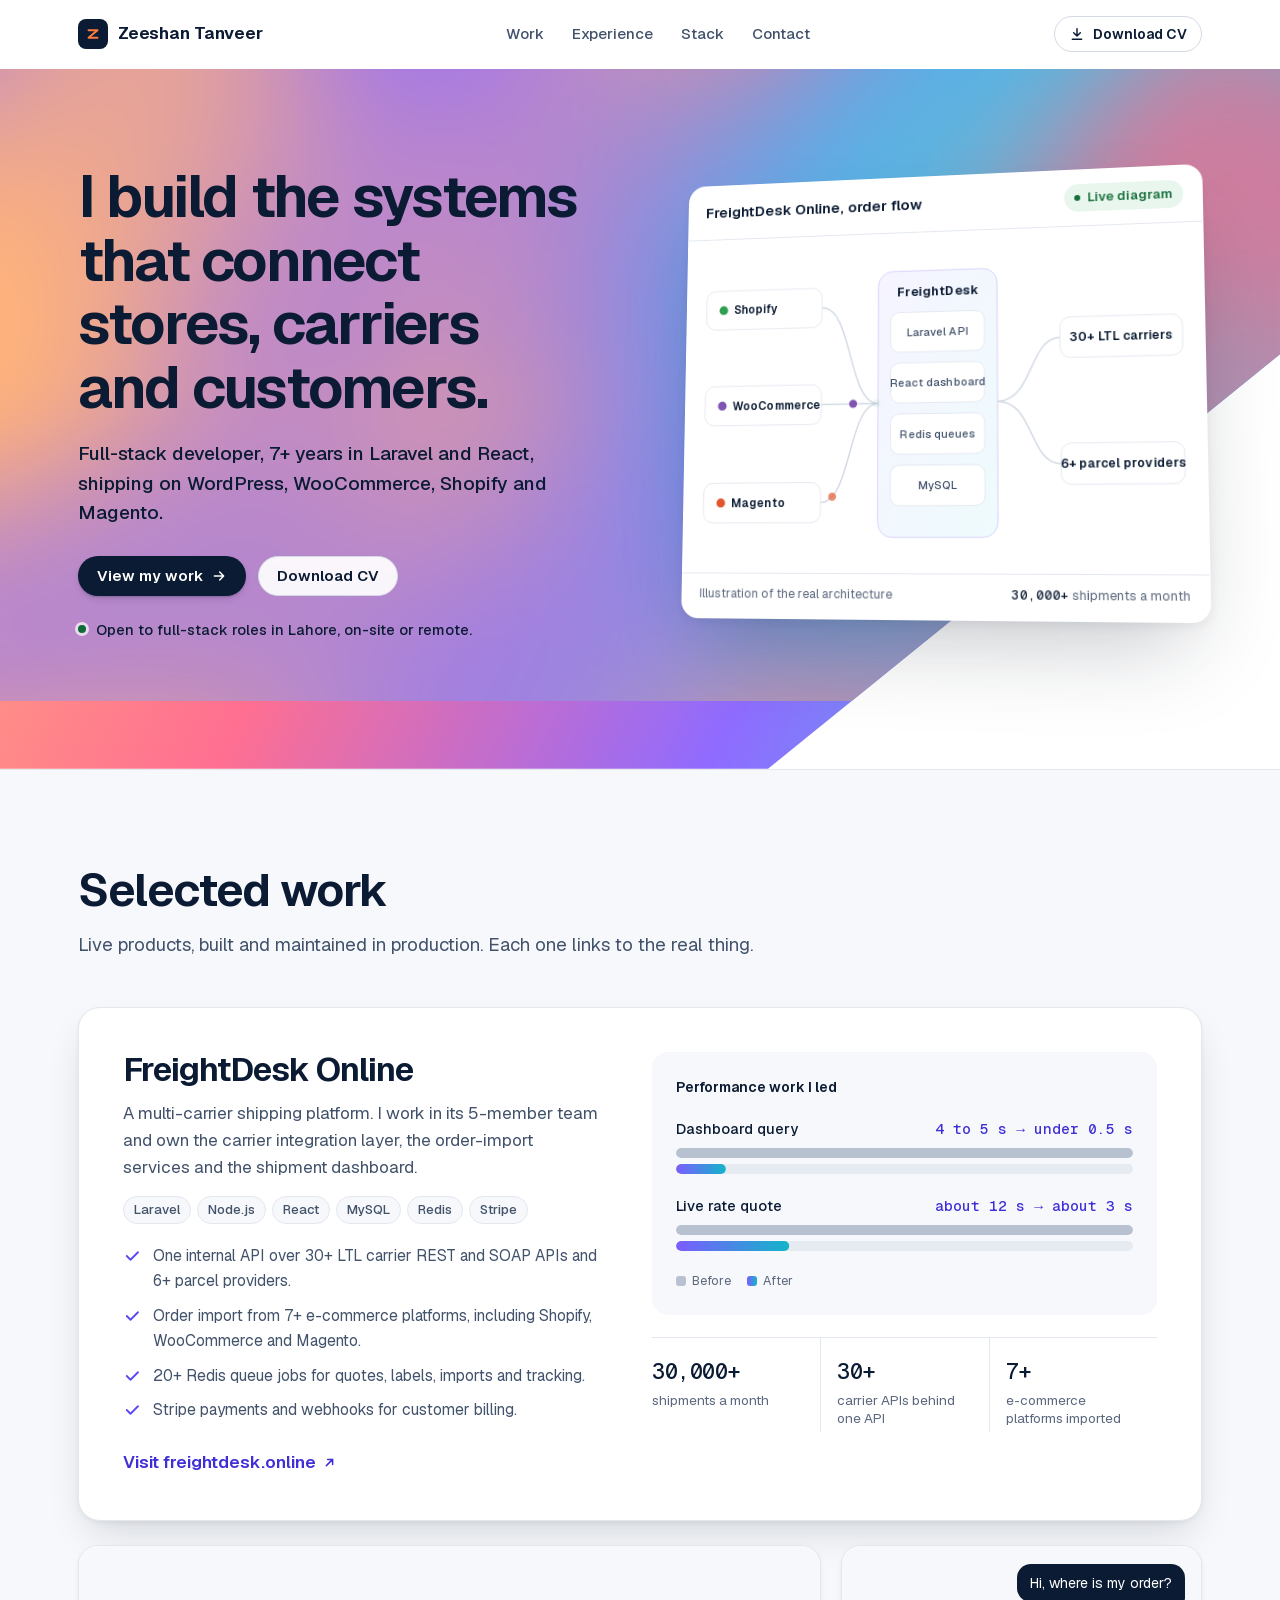
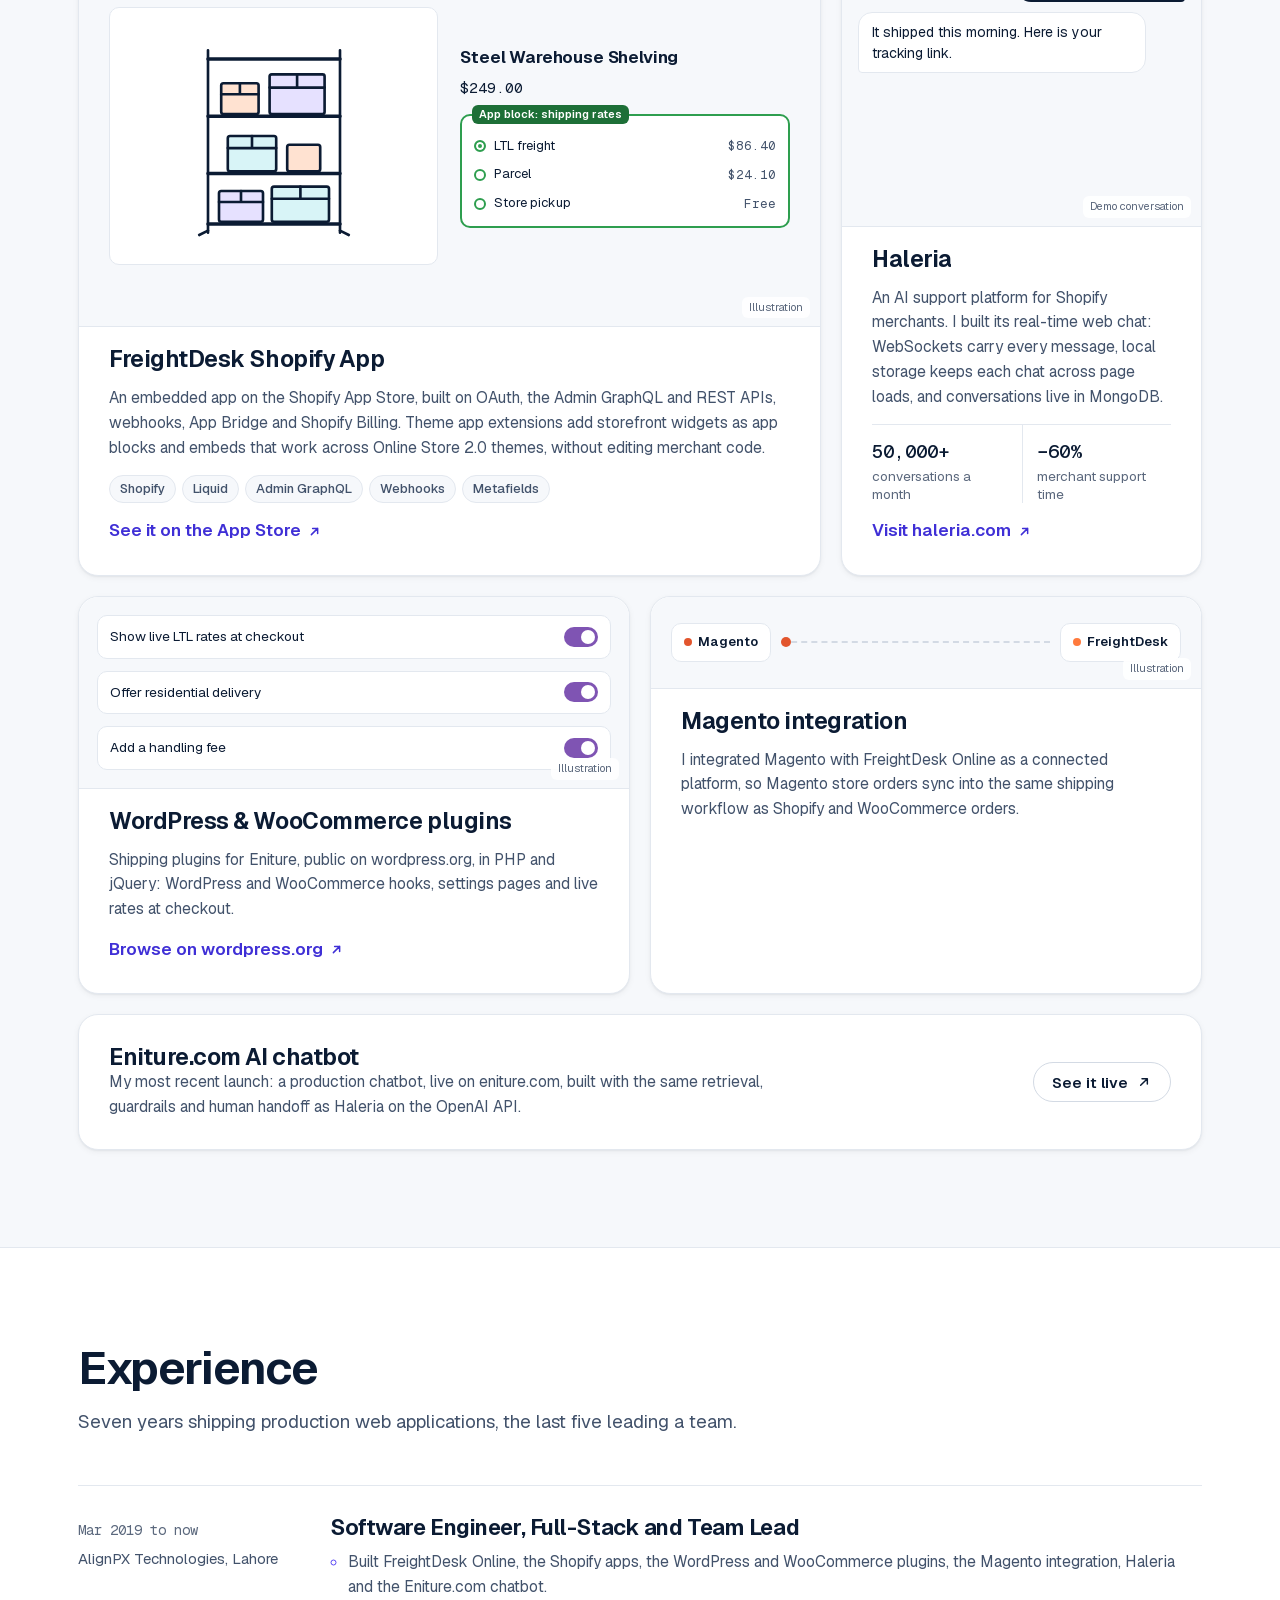
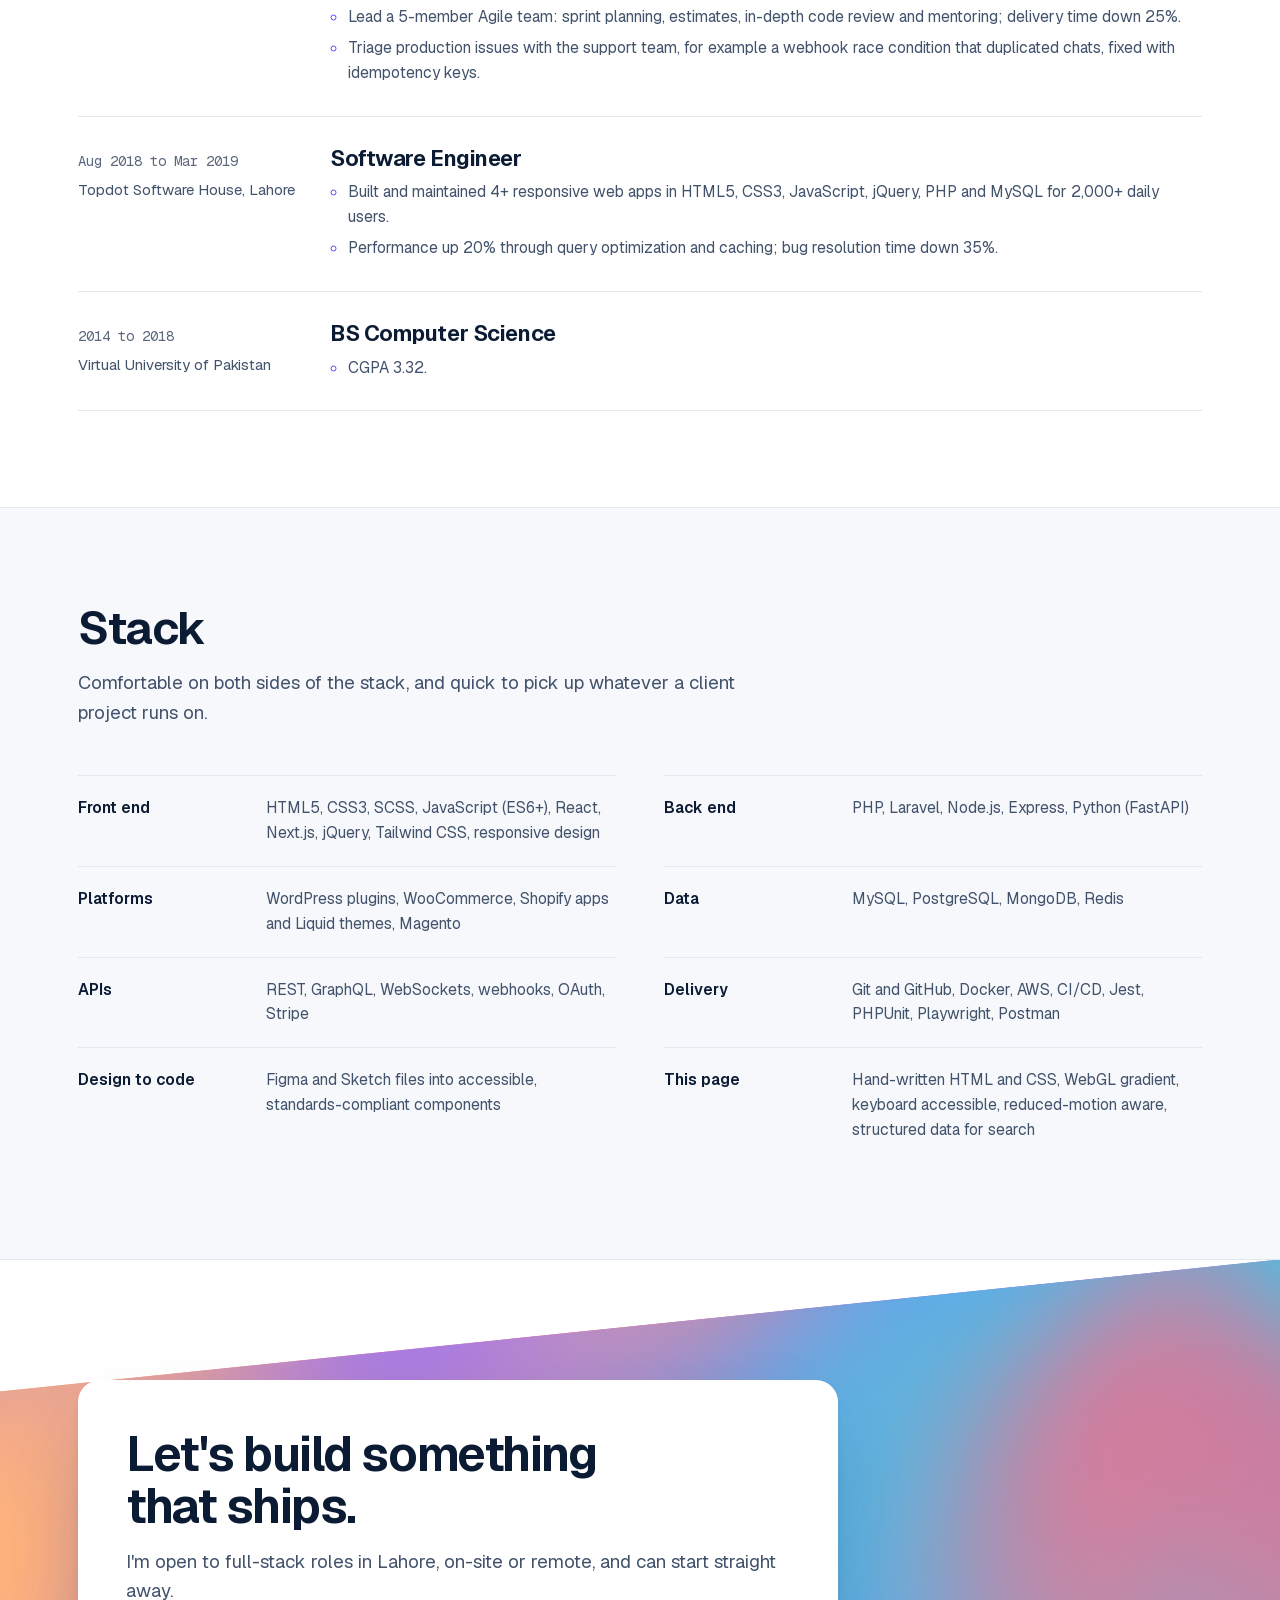
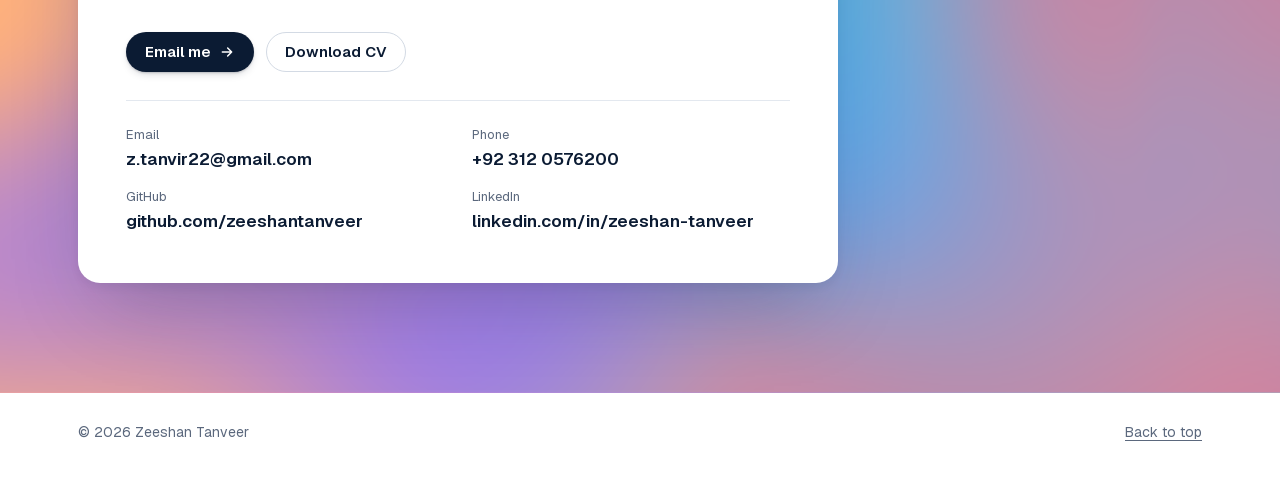
<file: portfolio/index.html>
<!DOCTYPE html>
<html lang="en">

<head>
    <meta charset="UTF-8">
    <meta name="viewport" content="width=device-width, initial-scale=1.0">
    <title>Zeeshan Tanveer | Full-Stack Developer (Laravel, React, WordPress, Shopify, Magento)</title>
    <meta name="description"
        content="Zeeshan Tanveer builds systems that connect stores, carriers and customers: FreightDesk Online, Shopify and WooCommerce apps, a Magento integration, Haleria real-time chat and the Eniture.com AI chatbot. 7+ years of Laravel and React.">
    <link rel="canonical" href="https://zeeshantanveer.github.io/ztanveercv/portfolio/">
    <meta name="theme-color" content="#ffffff">
    <meta property="og:type" content="profile">
    <meta property="og:title" content="Zeeshan Tanveer | Full-Stack Developer">
    <meta property="og:description"
        content="Laravel and React, shipped on WordPress, WooCommerce, Shopify and Magento. 7+ years of production systems.">
    <meta property="og:url" content="https://zeeshantanveer.github.io/ztanveercv/portfolio/">
    <meta property="og:image" content="https://zeeshantanveer.github.io/ztanveercv/4182d1ef-129e-41c8-a145-03324dbda418.png">
    <meta name="twitter:card" content="summary">
    <link rel="icon"
        href="data:image/svg+xml,%3Csvg xmlns='http://www.w3.org/2000/svg' viewBox='0 0 64 64'%3E%3Crect width='64' height='64' rx='14' fill='%230b1b33'/%3E%3Cpath d='M18 22h28L18 42h28' stroke='%23ff7a3d' stroke-width='6' fill='none' stroke-linecap='round' stroke-linejoin='round'/%3E%3C/svg%3E">
    <link rel="preload" href="fonts/geist-latin.woff2" as="font" type="font/woff2" crossorigin>

    <script type="application/ld+json">
    {
      "@context": "https://schema.org",
      "@type": "Person",
      "name": "Zeeshan Tanveer",
      "jobTitle": "Full-Stack Developer",
      "url": "https://zeeshantanveer.github.io/ztanveercv/portfolio/",
      "image": "https://zeeshantanveer.github.io/ztanveercv/4182d1ef-129e-41c8-a145-03324dbda418.png",
      "email": "mailto:z.tanvir22@gmail.com",
      "address": { "@type": "PostalAddress", "addressLocality": "Lahore", "addressCountry": "PK" },
      "alumniOf": "Virtual University of Pakistan",
      "worksFor": { "@type": "Organization", "name": "AlignPX Technologies" },
      "sameAs": ["https://github.com/zeeshantanveer", "https://www.linkedin.com/in/zeeshan-tanveer"],
      "knowsAbout": ["Laravel", "PHP", "React", "Next.js", "WordPress", "WooCommerce", "Shopify", "Magento", "REST APIs", "GraphQL", "WebSockets", "Web Accessibility", "SEO"]
    }
    </script>

    <style>
        @font-face {
            font-family: "Geist";
            font-style: normal;
            font-weight: 100 900;
            font-display: swap;
            src: url("fonts/geist-latin.woff2") format("woff2");
            unicode-range: U+0000-00FF, U+0131, U+0152-0153, U+02BB-02BC, U+02C6, U+02DA, U+02DC, U+0304, U+0308, U+0329, U+2000-206F, U+20AC, U+2122, U+2191, U+2193, U+2212, U+2215, U+FEFF, U+FFFD;
        }

        @font-face {
            font-family: "Geist";
            font-style: normal;
            font-weight: 100 900;
            font-display: swap;
            src: url("fonts/geist-latin-ext.woff2") format("woff2");
            unicode-range: U+0100-02BA, U+02BD-02C5, U+02C7-02CC, U+02CE-02D7, U+02DD-02FF, U+1E00-1E9F, U+2113, U+2C60-2C7F, U+A720-A7FF;
        }

        @font-face {
            font-family: "Geist Mono";
            font-style: normal;
            font-weight: 100 900;
            font-display: swap;
            src: url("fonts/geist-mono-latin.woff2") format("woff2");
            unicode-range: U+0000-00FF, U+2000-206F, U+2212;
        }

        :root {
            --bg: #ffffff;
            --bg-2: #f6f8fb;
            --ink: #0b1b33;
            --body: #42526b;
            --muted: #5b687d;
            --line: #e3e8ef;
            --line-2: #d3dae4;
            --accent: #5a48f5;
            --accent-ink: #3f2fd6;
            --orange: #ff7a3d;
            --coral: #ff4f7b;
            --violet: #7c5cff;
            --teal: #12b5c9;
            --green: #1f9d55;
            --shopify: #2e9e4f;
            --woo: #7f54b3;
            --magento: #e2552d;
            --radius: 14px;
            --shadow-1: 0 1px 2px rgba(20, 30, 45, .06), 0 2px 6px rgba(20, 30, 45, .05);
            --shadow-2: 0 2px 4px rgba(20, 30, 45, .05), 0 18px 40px -12px rgba(20, 30, 45, .18);
            --shadow-3: 0 4px 10px rgba(20, 30, 45, .06), 0 40px 80px -24px rgba(20, 30, 45, .26);
            --ease: cubic-bezier(.16, 1, .3, 1);
            --maxw: 1180px;
        }

        *,
        *::before,
        *::after {
            box-sizing: border-box;
            margin: 0;
            padding: 0;
        }

        html {
            -webkit-text-size-adjust: 100%;
            scroll-behavior: smooth;
            scroll-padding-top: 80px;
            scrollbar-color: #c3cbd8 var(--bg);
            scrollbar-width: thin;
        }

        body {
            font-family: "Geist", system-ui, sans-serif;
            background: var(--bg);
            color: var(--body);
            font-size: 17px;
            line-height: 1.6;
            -webkit-font-smoothing: antialiased;
            overflow-x: hidden;
        }

        ::selection {
            background: #e3defe;
            color: var(--ink);
        }

        ::-webkit-scrollbar {
            width: 10px;
        }

        ::-webkit-scrollbar-thumb {
            background: #c3cbd8;
            border-radius: 10px;
            border: 2px solid var(--bg);
        }

        a {
            color: inherit;
            text-underline-offset: 3px;
        }

        :focus-visible {
            outline: 3px solid var(--accent);
            outline-offset: 3px;
            border-radius: 6px;
        }

        img {
            max-width: 100%;
            display: block;
        }

        h1,
        h2,
        h3 {
            color: var(--ink);
            letter-spacing: -0.03em;
            line-height: 1.08;
            font-weight: 650;
            text-wrap: balance;
        }

        .mono {
            font-family: "Geist Mono", ui-monospace, monospace;
            font-variant-numeric: tabular-nums;
        }

        .wrap {
            width: 100%;
            max-width: var(--maxw);
            margin: 0 auto;
            padding: 0 28px;
        }

        .skip {
            position: absolute;
            left: 12px;
            top: -80px;
            z-index: 100;
            background: var(--ink);
            color: #fff;
            padding: 12px 16px;
            border-radius: 10px;
            text-decoration: none;
            font-weight: 600;
        }

        .skip:focus {
            top: 12px;
        }

        .sr {
            position: absolute !important;
            width: 1px;
            height: 1px;
            overflow: hidden;
            clip: rect(0 0 0 0);
            white-space: nowrap;
        }

        /* ---------- NAV ---------- */
        .nav {
            position: sticky;
            top: 0;
            z-index: 50;
            background: #ffffff;
            border-bottom: 1px solid transparent;
            transition: border-color .3s var(--ease), box-shadow .3s var(--ease);
        }

        .nav.scrolled {
            border-bottom-color: var(--line);
            box-shadow: 0 1px 0 rgba(20, 30, 45, .02);
        }

        .nav-in {
            display: flex;
            align-items: center;
            justify-content: space-between;
            height: 68px;
            gap: 20px;
        }

        .brand {
            display: inline-flex;
            align-items: center;
            gap: 10px;
            font-weight: 650;
            color: var(--ink);
            text-decoration: none;
            letter-spacing: -0.01em;
        }

        .mark {
            width: 30px;
            height: 30px;
            border-radius: 8px;
            background: var(--ink);
            display: grid;
            place-items: center;
            flex: none;
        }

        .mark svg {
            width: 18px;
            height: 18px;
        }

        .links {
            display: flex;
            gap: 4px;
            list-style: none;
        }

        .links a {
            text-decoration: none;
            font-size: 15px;
            font-weight: 500;
            color: var(--body);
            padding: 8px 12px;
            border-radius: 8px;
            transition: color .2s var(--ease), background .2s var(--ease);
        }

        .links a:hover {
            color: var(--ink);
            background: var(--bg-2);
        }

        .btn {
            display: inline-flex;
            align-items: center;
            gap: 8px;
            padding: 11px 18px;
            border-radius: 999px;
            font: 600 15px/1 "Geist", sans-serif;
            text-decoration: none;
            border: 1px solid transparent;
            cursor: pointer;
            transition: transform .25s var(--ease), background .25s var(--ease), box-shadow .25s var(--ease), color .25s var(--ease);
            white-space: nowrap;
        }

        .btn svg {
            width: 16px;
            height: 16px;
            transition: transform .25s var(--ease);
        }

        .btn-primary {
            background: var(--ink);
            color: #fff;
            box-shadow: 0 1px 2px rgba(20, 30, 45, .18), 0 4px 10px -4px rgba(20, 30, 45, .28);
        }

        .btn-primary:hover {
            background: #1a2d4f;
            transform: translateY(-1px);
        }

        .btn-primary:hover svg {
            transform: translateX(3px);
        }

        .btn-ghost {
            background: rgba(255, 255, 255, .92);
            color: var(--ink);
            border-color: var(--line-2);
        }

        .btn-ghost:hover {
            border-color: #b9c3d2;
            background: var(--bg-2);
        }

        .btn-sm {
            padding: 9px 14px;
            font-size: 14px;
        }

        .menu {
            display: none;
        }

        /* ---------- HERO ---------- */
        .hero {
            position: relative;
            padding: 72px 0 120px;
            overflow: hidden;
            isolation: isolate;
        }

        .band {
            position: absolute;
            left: 0;
            right: 0;
            top: -68px;
            bottom: 0;
            z-index: -1;
            clip-path: polygon(0 0, 100% 0, 100% 46%, 60% 100%, 0 100%);
            background: linear-gradient(115deg, #ffb37a, #ff6f91 35%, #8f6bff 65%, #3fd0e0);
        }

        .band canvas {
            width: 100%;
            height: 100%;
            display: block;
        }

        .hero-grid {
            display: grid;
            grid-template-columns: 1.02fr 1fr;
            gap: 56px;
            align-items: center;
        }

        .hero-copy {
            padding: 24px 0 8px;
        }

        .hero h1 {
            font-size: clamp(38px, 4.6vw, 62px);
            margin-bottom: 20px;
        }

        .lede {
            font-size: 19px;
            line-height: 1.55;
            color: var(--ink);
            font-weight: 500;
            max-width: 40ch;
            margin-bottom: 28px;
        }

        .lede strong {
            color: var(--ink);
            font-weight: 600;
        }

        .ctas {
            display: flex;
            flex-wrap: wrap;
            gap: 12px;
        }

        .avail {
            display: flex;
            align-items: center;
            gap: 10px;
            margin-top: 22px;
            font-size: 14.5px;
            color: var(--ink);
            font-weight: 500;
        }

        .avail i {
            width: 8px;
            height: 8px;
            border-radius: 50%;
            background: #0f6b37;
            box-shadow: 0 0 0 3px rgba(255, 255, 255, .7);
            flex: none;
        }

        /* the 3D-tilting flow panel */
        .stage {
            perspective: 1400px;
        }

        .panel {
            background: #fff;
            border-radius: 18px;
            box-shadow: var(--shadow-3);
            border: 1px solid rgba(255, 255, 255, .6);
            transform-style: preserve-3d;
            transform: rotateX(var(--rx, 6deg)) rotateY(var(--ry, -10deg));
            transition: transform .6s var(--ease);
            overflow: hidden;
        }

        .panel-head {
            display: flex;
            align-items: center;
            justify-content: space-between;
            gap: 12px;
            padding: 14px 18px;
            border-bottom: 1px solid var(--line);
        }

        .panel-head strong {
            color: var(--ink);
            font-weight: 600;
            font-size: 15px;
        }

        .live {
            display: inline-flex;
            align-items: center;
            gap: 7px;
            font-size: 12.5px;
            font-weight: 600;
            color: #17703c;
            background: #e8f6ee;
            border-radius: 999px;
            padding: 4px 10px;
            white-space: nowrap;
        }

        .live i {
            width: 6px;
            height: 6px;
            border-radius: 50%;
            background: currentColor;
        }

        .flow {
            display: block;
            width: 100%;
            height: auto;
            padding: 8px 6px 4px;
        }

        .flow text {
            font-family: "Geist", sans-serif;
        }

        .flow-v {
            display: none;
        }

        @media (max-width: 600px) {
            .flow-h {
                display: none;
            }

            .flow-v {
                display: block;
            }

            .bar-label {
                flex-direction: column;
                gap: 2px;
            }

            .panel-head {
                flex-wrap: wrap;
            }
        }

        .panel-foot {
            display: flex;
            justify-content: space-between;
            gap: 10px;
            padding: 10px 18px 14px;
            font-size: 12.5px;
            color: var(--muted);
            border-top: 1px solid var(--line);
        }

        .panel-foot .mono {
            color: var(--ink);
            font-weight: 500;
        }

        /* ---------- SECTIONS ---------- */
        section.block {
            padding: 96px 0;
        }

        .alt {
            background: var(--bg-2);
            border-top: 1px solid var(--line);
            border-bottom: 1px solid var(--line);
        }

        .head {
            max-width: 680px;
            margin-bottom: 48px;
        }

        .head h2 {
            font-size: clamp(32px, 3.6vw, 48px);
            margin-bottom: 14px;
        }

        .head p {
            font-size: 18.5px;
        }

        /* ---------- FEATURED CASE STUDY ---------- */
        .feature {
            display: grid;
            grid-template-columns: 1fr 1.05fr;
            gap: 48px;
            align-items: start;
            background: #fff;
            border: 1px solid var(--line);
            border-radius: 22px;
            padding: 44px;
            box-shadow: var(--shadow-2);
        }

        .tagline {
            display: flex;
            flex-wrap: wrap;
            gap: 6px;
            list-style: none;
            margin: -4px 0 20px;
        }

        .tagline li,
        .tags li {
            font-size: 13px;
            font-weight: 500;
            color: var(--body);
            background: var(--bg-2);
            border: 1px solid var(--line);
            border-radius: 999px;
            padding: 3px 10px;
        }

        .feature h3 {
            font-size: clamp(28px, 2.6vw, 36px);
            margin-bottom: 12px;
        }

        .feature>div>p {
            margin-bottom: 18px;
        }

        .checks {
            list-style: none;
            display: grid;
            gap: 10px;
            margin-bottom: 26px;
        }

        .checks li {
            display: grid;
            grid-template-columns: 20px 1fr;
            gap: 10px;
            font-size: 15.5px;
            color: var(--body);
        }

        .checks svg {
            width: 18px;
            height: 18px;
            margin-top: 3px;
            color: var(--accent);
        }

        .textlink {
            display: inline-flex;
            align-items: center;
            gap: 6px;
            font-weight: 600;
            color: var(--accent-ink);
            text-decoration: none;
        }

        .textlink svg {
            width: 15px;
            height: 15px;
            transition: transform .25s var(--ease);
        }

        .textlink:hover svg {
            transform: translate(2px, -2px);
        }

        .perf {
            background: var(--bg-2);
            border-radius: 16px;
            padding: 24px;
        }

        .perf h4 {
            font-size: 14px;
            font-weight: 600;
            color: var(--ink);
            margin-bottom: 18px;
        }

        .bar-row {
            margin-bottom: 20px;
        }

        .bar-row:last-of-type {
            margin-bottom: 0;
        }

        .bar-label {
            display: flex;
            justify-content: space-between;
            gap: 10px;
            font-size: 14.5px;
            color: var(--ink);
            font-weight: 500;
            margin-bottom: 8px;
        }

        .bar-label .mono {
            font-weight: 500;
            color: var(--accent-ink);
        }

        .bars {
            display: grid;
            gap: 6px;
        }

        .bar {
            height: 10px;
            border-radius: 999px;
            background: #e6eaf1;
            overflow: hidden;
        }

        .bar i {
            display: block;
            height: 100%;
            border-radius: inherit;
            width: var(--w);
            transform-origin: left;
        }

        .bar.before i {
            background: #b7c1d0;
        }

        .bar.after i {
            background: linear-gradient(90deg, var(--violet), var(--teal));
        }

        .bar-keys {
            display: flex;
            gap: 16px;
            font-size: 12.5px;
            color: var(--muted);
            margin-top: 18px;
        }

        .bar-keys span::before {
            content: "";
            display: inline-block;
            width: 10px;
            height: 10px;
            border-radius: 3px;
            margin-right: 6px;
            vertical-align: -1px;
            background: #b7c1d0;
        }

        .bar-keys span.k-after::before {
            background: linear-gradient(90deg, var(--violet), var(--teal));
        }

        .stats {
            display: grid;
            grid-template-columns: repeat(3, 1fr);
            margin-top: 22px;
            list-style: none;
            border-top: 1px solid var(--line);
        }

        .stats li {
            padding: 16px 16px 4px 0;
        }

        .stats li+li {
            padding-left: 16px;
            border-left: 1px solid var(--line);
        }

        .stats b {
            display: block;
            font-family: "Geist Mono", monospace;
            font-size: 22px;
            font-weight: 500;
            color: var(--ink);
            letter-spacing: -0.02em;
        }

        .stats span {
            font-size: 13.5px;
            color: var(--muted);
            line-height: 1.35;
            display: block;
            margin-top: 2px;
        }

        /* ---------- BENTO ---------- */
        .bento {
            display: grid;
            grid-template-columns: repeat(6, 1fr);
            grid-auto-rows: minmax(0, auto);
            gap: 20px;
            margin-top: 24px;
        }

        .tile {
            background: #fff;
            border: 1px solid var(--line);
            border-radius: 20px;
            padding: 30px;
            box-shadow: var(--shadow-1);
            display: flex;
            flex-direction: column;
            gap: 14px;
            transition: box-shadow .35s var(--ease), transform .35s var(--ease), border-color .35s var(--ease);
            transform: perspective(1200px) rotateX(var(--tx, 0deg)) rotateY(var(--ty, 0deg));
        }

        .tile:hover {
            box-shadow: var(--shadow-2);
            border-color: var(--line-2);
        }

        .t-shopify {
            grid-column: span 4;
        }

        .t-shopify .illus {
            flex: 1;
            display: flex;
            align-items: center;
        }

        .t-shopify .store {
            width: 100%;
        }

        .t-haleria {
            grid-column: span 2;
        }

        .t-wp {
            grid-column: span 3;
        }



        .t-magento {
            grid-column: span 3;
        }

        .t-eniture {
            grid-column: span 6;
        }

        .tile h3 {
            font-size: 23px;
            letter-spacing: -0.02em;
        }

        .tile p {
            font-size: 15.5px;
        }

        .tags {
            display: flex;
            flex-wrap: wrap;
            gap: 6px;
            list-style: none;
        }

        .tile .textlink {
            margin-top: auto;
        }

        .illus {
            background: var(--bg-2);
            margin: -30px -30px 6px;
            border-radius: 20px 20px 0 0;
            border-bottom: 1px solid var(--line);
            position: relative;
            overflow: hidden;
        }

        .illus-cap {
            position: absolute;
            right: 10px;
            bottom: 8px;
            font-size: 11px;
            color: var(--muted);
            background: rgba(255, 255, 255, .9);
            border-radius: 6px;
            padding: 2px 7px;
        }

        /* shopify storefront sketch */
        .store {
            display: grid;
            grid-template-columns: 1fr 1fr;
            gap: 22px;
            padding: 30px;
            align-items: center;
        }

        .store .img {
            border-radius: 10px;
            background: #fff;
            border: 1px solid var(--line);
            display: grid;
            place-items: center;
            padding: 18px;
            min-height: 230px;
        }

        .store .img svg {
            width: 100%;
            max-width: 220px;
            height: auto;
        }

        .sk {
            height: 10px;
            border-radius: 6px;
            background: #dbe2eb;
            margin-bottom: 10px;
        }

        .sk.w60 {
            width: 60%;
        }

        .sk.w40 {
            width: 40%;
        }

        .sk.h18 {
            height: 18px;
            width: 75%;
            background: #c9d2de;
        }

        .appblock {
            border: 2px solid var(--shopify);
            border-radius: 10px;
            background: #fff;
            padding: 12px;
            margin-top: 14px;
            position: relative;
        }

        .appblock>em {
            position: absolute;
            top: -11px;
            left: 10px;
            font-style: normal;
            font-size: 11px;
            font-weight: 600;
            color: #fff;
            background: #1d6f37;
            border-radius: 6px;
            padding: 1px 7px;
        }

        .rate {
            display: flex;
            align-items: center;
            gap: 8px;
            margin-top: 8px;
        }

        .rate b {
            width: 12px;
            height: 12px;
            border-radius: 50%;
            border: 2px solid var(--shopify);
            flex: none;
        }

        .rate b.on {
            background: var(--shopify);
            box-shadow: inset 0 0 0 2px #fff;
        }

        .rate .sk {
            margin: 0;
            flex: 1;
        }

        .store h4 {
            font-size: 17px;
            font-weight: 650;
            color: var(--ink);
            letter-spacing: -0.01em;
            margin-bottom: 4px;
        }

        .store .price {
            font-family: "Geist Mono", monospace;
            font-size: 15px;
            color: var(--ink);
            margin-bottom: 10px;
        }

        .rate span {
            flex: 1;
            font-size: 13px;
            color: var(--ink);
        }

        .rate em {
            font-style: normal;
            font-family: "Geist Mono", monospace;
            font-size: 12.5px;
            color: var(--body);
        }

        .setting span {
            font-size: 13.5px;
            color: var(--ink);
        }

        /* haleria chat demo */
        .chat {
            display: flex;
            flex-direction: column;
            justify-content: flex-start;
            gap: 10px;
            padding: 18px 16px 34px;
        }

        .msg {
            max-width: 88%;
            padding: 9px 13px;
            border-radius: 14px;
            font-size: 14px;
            line-height: 1.45;
        }

        .msg.me {
            align-self: flex-end;
            background: var(--ink);
            color: #fff;
            border-bottom-right-radius: 4px;
        }

        .msg.bot {
            align-self: flex-start;
            background: #fff;
            color: var(--ink);
            border: 1px solid var(--line);
            border-bottom-left-radius: 4px;
        }


        .js .chat .msg {
            opacity: 0;
            transform: translateY(8px);
            transition: opacity .45s var(--ease), transform .45s var(--ease);
        }

        .js .chat .msg.show {
            opacity: 1;
            transform: none;
        }

        .haleria-stats {
            display: grid;
            grid-template-columns: 1fr 1fr;
            list-style: none;
            border-top: 1px solid var(--line);
        }

        .haleria-stats li {
            padding: 12px 12px 0 0;
        }

        .haleria-stats li+li {
            padding-left: 14px;
            border-left: 1px solid var(--line);
        }

        .haleria-stats b {
            display: block;
            font-family: "Geist Mono", monospace;
            font-weight: 500;
            font-size: 19px;
            color: var(--ink);
        }

        .haleria-stats span {
            display: block;
            font-size: 13.5px;
            line-height: 1.35;
            color: var(--muted);
        }

        /* wordpress settings sketch */
        .settings {
            padding: 18px;
            display: grid;
            gap: 12px;
        }

        .setting {
            display: flex;
            align-items: center;
            justify-content: space-between;
            gap: 12px;
            background: #fff;
            border: 1px solid var(--line);
            border-radius: 10px;
            padding: 10px 12px;
        }

        .setting .sk {
            margin: 0;
            width: 55%;
        }

        .toggle {
            width: 34px;
            height: 20px;
            border-radius: 999px;
            background: #cfd7e2;
            position: relative;
            flex: none;
        }

        .toggle::after {
            content: "";
            position: absolute;
            top: 3px;
            left: 3px;
            width: 14px;
            height: 14px;
            border-radius: 50%;
            background: #fff;
            transition: transform .4s var(--ease);
        }

        .toggle.on {
            background: var(--woo);
        }

        .toggle.on::after {
            transform: translateX(14px);
        }

        /* magento sync */
        .sync {
            display: flex;
            align-items: center;
            justify-content: space-between;
            gap: 10px;
            padding: 26px 20px;
        }

        .node {
            font-size: 13px;
            font-weight: 600;
            color: var(--ink);
            background: #fff;
            border: 1px solid var(--line);
            border-radius: 10px;
            padding: 8px 12px;
            white-space: nowrap;
        }

        .node i {
            display: inline-block;
            width: 8px;
            height: 8px;
            border-radius: 50%;
            margin-right: 6px;
            vertical-align: 0;
        }

        .wire {
            flex: 1;
            height: 0;
            border-top: 2px dashed var(--line-2);
            position: relative;
        }

        .wire b {
            position: absolute;
            top: -6px;
            left: 0;
            width: 10px;
            height: 10px;
            border-radius: 50%;
            background: var(--magento);
            animation: ride 2.4s var(--ease) infinite;
        }

        @keyframes ride {
            from {
                left: 0;
                opacity: 0;
            }

            15% {
                opacity: 1;
            }

            85% {
                opacity: 1;
            }

            to {
                left: calc(100% - 10px);
                opacity: 0;
            }
        }

        /* eniture wide tile */
        .t-eniture {
            flex-direction: row;
            align-items: center;
            justify-content: space-between;
            gap: 30px;
        }

        .t-eniture>div {
            max-width: 720px;
        }

        /* ---------- EXPERIENCE ---------- */
        .xp {
            list-style: none;
            border-top: 1px solid var(--line);
        }

        .xp>li {
            display: grid;
            grid-template-columns: 220px 1fr;
            gap: 32px;
            padding: 30px 0;
            border-bottom: 1px solid var(--line);
        }

        .xp time {
            font-family: "Geist Mono", monospace;
            font-size: 14px;
            color: var(--muted);
        }

        .xp .org {
            display: block;
            font-size: 15px;
            color: var(--body);
            margin-top: 4px;
        }

        .xp h3 {
            font-size: 22px;
            letter-spacing: -0.02em;
            margin-bottom: 10px;
        }

        .xp ul {
            padding-left: 18px;
            display: grid;
            gap: 6px;
            font-size: 15.5px;
        }

        .xp li li::marker {
            color: var(--accent);
        }

        /* ---------- STACK ---------- */
        .stack {
            display: grid;
            grid-template-columns: repeat(2, 1fr);
            gap: 0 48px;
        }

        .stack dl {
            display: contents;
        }

        .srow {
            display: grid;
            grid-template-columns: 170px 1fr;
            gap: 18px;
            padding: 20px 0;
            border-top: 1px solid var(--line);
        }

        .srow dt {
            font-weight: 600;
            color: var(--ink);
            font-size: 15.5px;
        }

        .srow dd {
            font-size: 15.5px;
            color: var(--body);
        }

        /* ---------- CONTACT ---------- */
        .contact {
            position: relative;
            overflow: hidden;
            isolation: isolate;
            padding: 120px 0 110px;
        }

        .contact .band {
            top: 0;
            bottom: auto;
            height: 100%;
            clip-path: polygon(0 18%, 100% 0, 100% 100%, 0 100%);
        }

        .contact-card {
            background: #fff;
            border-radius: 22px;
            box-shadow: var(--shadow-3);
            padding: 48px;
            max-width: 760px;
        }

        .contact-card h2 {
            font-size: clamp(32px, 3.8vw, 50px);
            margin-bottom: 14px;
        }

        .contact-card>p {
            font-size: 18.5px;
            margin-bottom: 26px;
        }

        .clist {
            list-style: none;
            display: grid;
            grid-template-columns: 1fr 1fr;
            gap: 14px 28px;
            margin-top: 28px;
            padding-top: 24px;
            border-top: 1px solid var(--line);
        }

        .clist span {
            display: block;
            font-size: 13px;
            color: var(--muted);
        }

        .clist a {
            font-weight: 600;
            color: var(--ink);
            text-decoration: none;
        }

        .clist a:hover {
            color: var(--accent-ink);
            text-decoration: underline;
        }

        footer {
            padding: 28px 0 40px;
            font-size: 14px;
            color: var(--muted);
        }

        .foot {
            display: flex;
            justify-content: space-between;
            gap: 12px;
            flex-wrap: wrap;
        }

        /* reveal: content is visible by default; JS adds a gentle nudge */
        .js .rv {
            transition: transform .9s var(--ease), opacity .9s var(--ease);
        }

        .js .rv.pre {
            transform: translateY(22px);
            opacity: .6;
        }

        /* ---------- RESPONSIVE ---------- */
        @media (max-width: 1000px) {
            .hero-grid {
                grid-template-columns: 1fr;
                gap: 36px;
            }

            .feature {
                grid-template-columns: 1fr;
                padding: 32px;
            }

            .t-shopify,
            .t-haleria,
            .t-wp,
            .t-magento,
            .t-eniture {
                grid-column: span 6;
                grid-row: auto;
            }

            .t-eniture {
                flex-direction: column;
                align-items: flex-start;
            }

            .stack {
                grid-template-columns: 1fr;
            }
        }

        @media (max-width: 760px) {
            .wrap {
                padding: 0 16px;
            }

            .links {
                display: none;
                position: absolute;
                top: 68px;
                left: 0;
                right: 0;
                background: #fff;
                flex-direction: column;
                padding: 8px 16px 16px;
                border-bottom: 1px solid var(--line);
                box-shadow: var(--shadow-2);
            }

            .links.open {
                display: flex;
            }

            .links a {
                display: block;
                padding: 12px;
            }

            .menu {
                display: grid;
                place-items: center;
                width: 40px;
                height: 40px;
                border-radius: 10px;
                border: 1px solid var(--line-2);
                background: #fff;
                color: var(--ink);
                cursor: pointer;
            }

            .menu svg {
                width: 18px;
                height: 18px;
            }

            .nav .btn-sm .lbl {
                display: none;
            }

            .hero {
                padding: 36px 0 56px;
            }

            .band {
                bottom: auto;
                height: 570px;
                clip-path: polygon(0 0, 100% 0, 100% 90%, 0 100%);
            }

            .hero-copy {
                padding: 8px 0 4px;
            }

            .hero h1 {
                font-size: 34px;
            }

            .lede {
                font-size: 17px;
            }

            .panel {
                --rx: 0deg !important;
                --ry: 0deg !important;
            }

            section.block {
                padding: 68px 0;
            }

            .feature {
                padding: 22px;
            }

            .stats {
                grid-template-columns: 1fr;
            }

            .tile {
                padding: 22px;
            }

            .illus {
                margin: -22px -22px 6px;
            }

            .store {
                grid-template-columns: 1fr;
            }

            .xp>li {
                grid-template-columns: 1fr;
                gap: 8px;
            }

            .srow {
                grid-template-columns: 1fr;
                gap: 6px;
            }

            .contact {
                padding: 90px 0 70px;
            }

            .contact-card {
                padding: 28px 22px;
            }

            .clist {
                grid-template-columns: 1fr;
            }
        }

        @media (prefers-reduced-motion: reduce) {
            html {
                scroll-behavior: auto;
            }

            *,
            *::before,
            *::after {
                animation: none !important;
                transition: none !important;
            }

            .panel {
                transform: none;
            }
        }
    </style>
    <script>document.documentElement.classList.add('js');</script>
</head>

<body>
    <a class="skip" href="#main">Skip to content</a>

    <header class="nav" id="nav">
        <div class="wrap nav-in">
            <a class="brand" href="#top" aria-label="Zeeshan Tanveer, home">
                <span class="mark" aria-hidden="true"><svg viewBox="0 0 24 24" fill="none" stroke="#ff7a3d"
                        stroke-width="2.6" stroke-linecap="round" stroke-linejoin="round">
                        <path d="M6 7h12L6 17h12" />
                    </svg></span>
                Zeeshan Tanveer
            </a>
            <nav aria-label="Primary">
                <ul class="links" id="links">
                    <li><a href="#work">Work</a></li>
                    <li><a href="#experience">Experience</a></li>
                    <li><a href="#stack">Stack</a></li>
                    <li><a href="#contact">Contact</a></li>
                </ul>
            </nav>
            <div style="display:flex;gap:8px;align-items:center">
                <a class="btn btn-ghost btn-sm" href="Zeeshan-Tanveer-Full-Stack-Developer.pdf" download>
                    <svg viewBox="0 0 24 24" fill="none" stroke="currentColor" stroke-width="2.2"
                        stroke-linecap="round" stroke-linejoin="round" aria-hidden="true">
                        <path d="M12 4v11M7 10l5 5 5-5M5 20h14" />
                    </svg><span class="lbl">Download CV</span><span class="sr"> (PDF)</span>
                </a>
                <button class="menu" id="menu" type="button" aria-label="Open menu" aria-expanded="false"
                    aria-controls="links">
                    <svg viewBox="0 0 24 24" fill="none" stroke="currentColor" stroke-width="2.2"
                        stroke-linecap="round" aria-hidden="true">
                        <path d="M4 7h16M4 12h16M4 17h16" />
                    </svg>
                </button>
            </div>
        </div>
    </header>

    <main id="main">
        <!-- HERO -->
        <section class="hero" id="top" aria-labelledby="hero-title">
            <div class="band" aria-hidden="true"><canvas id="gradient"></canvas></div>
            <div class="wrap hero-grid">
                <div class="hero-copy">
                    <h1 id="hero-title">I build the systems that connect stores, carriers and customers.</h1>
                    <p class="lede">Full-stack developer, 7+ years in Laravel and React, shipping on WordPress,
                        WooCommerce, Shopify and Magento.</p>
                    <div class="ctas">
                        <a class="btn btn-primary" href="#work">View my work
                            <svg viewBox="0 0 24 24" fill="none" stroke="currentColor" stroke-width="2.2"
                                stroke-linecap="round" stroke-linejoin="round" aria-hidden="true">
                                <path d="M5 12h14M13 6l6 6-6 6" />
                            </svg></a>
                        <a class="btn btn-ghost" href="Zeeshan-Tanveer-Full-Stack-Developer.pdf" download>Download
                            CV<span class="sr"> (PDF)</span></a>
                    </div>
                    <p class="avail"><i aria-hidden="true"></i>Open to full-stack roles in Lahore, on-site or remote.
                    </p>
                </div>

                <div class="stage">
                    <figure class="panel" id="panel" aria-labelledby="flow-cap">
                        <div class="panel-head">
                            <strong>FreightDesk Online, order flow</strong>
                            <span class="live"><i aria-hidden="true"></i>Live diagram</span>
                        </div>
                        <svg class="flow flow-h" id="flow" viewBox="0 0 560 360" role="img"
                            aria-label="Orders from Shopify, WooCommerce and Magento flow into FreightDesk Online, through a Laravel API, React dashboard, Redis queues and MySQL, then out to 30+ LTL carriers and 6+ parcel providers.">
                            <defs>
                                <linearGradient id="coreG" x1="0" y1="0" x2="1" y2="1">
                                    <stop offset="0" stop-color="#f6f4ff" />
                                    <stop offset="1" stop-color="#eefbfd" />
                                </linearGradient>
                            </defs>
                            <g id="wires" fill="none" stroke="#d3dae4" stroke-width="1.6">
                                <path id="w1" d="M150 72 C 185 72, 180 180, 214 180" />
                                <path id="w2" d="M150 180 L 214 180" />
                                <path id="w3" d="M150 288 C 185 288, 180 180, 214 180" />
                                <path id="w4" d="M346 180 C 385 180, 380 112, 414 112" />
                                <path id="w5" d="M346 180 C 385 180, 380 248, 414 248" />
                            </g>
                            <g font-size="13" font-weight="600" fill="#0b1b33">
                                <rect x="16" y="50" width="134" height="44" rx="11" fill="#fff" stroke="#e3e8ef" />
                                <circle cx="36" cy="72" r="5" fill="#2e9e4f" /><text x="48" y="76.5">Shopify</text>
                                <rect x="16" y="158" width="134" height="44" rx="11" fill="#fff" stroke="#e3e8ef" />
                                <circle cx="36" cy="180" r="5" fill="#7f54b3" /><text x="48" y="184.5">WooCommerce</text>
                                <rect x="16" y="266" width="134" height="44" rx="11" fill="#fff" stroke="#e3e8ef" />
                                <circle cx="36" cy="288" r="5" fill="#e2552d" /><text x="48" y="292.5">Magento</text>
                            </g>
                            <g>
                                <rect x="214" y="34" width="132" height="292" rx="16" fill="url(#coreG)"
                                    stroke="#d6d0fb" />
                                <text x="280" y="62" text-anchor="middle" font-size="13.5" font-weight="650"
                                    fill="#0b1b33">FreightDesk</text>
                                <g font-size="12" font-weight="500" fill="#42526b" text-anchor="middle">
                                    <rect x="228" y="80" width="104" height="44" rx="10" fill="#fff" stroke="#e3e8ef" />
                                    <text x="280" y="106.5">Laravel API</text>
                                    <rect x="228" y="136" width="104" height="44" rx="10" fill="#fff" stroke="#e3e8ef" />
                                    <text x="280" y="162.5">React dashboard</text>
                                    <rect x="228" y="192" width="104" height="44" rx="10" fill="#fff" stroke="#e3e8ef" />
                                    <text x="280" y="218.5">Redis queues</text>
                                    <rect x="228" y="248" width="104" height="44" rx="10" fill="#fff" stroke="#e3e8ef" />
                                    <text x="280" y="274.5">MySQL</text>
                                </g>
                            </g>
                            <g font-size="13" font-weight="600" fill="#0b1b33">
                                <rect x="414" y="90" width="130" height="44" rx="11" fill="#fff" stroke="#e3e8ef" />
                                <text x="479" y="116.5" text-anchor="middle">30+ LTL carriers</text>
                                <rect x="414" y="226" width="130" height="44" rx="11" fill="#fff" stroke="#e3e8ef" />
                                <text x="479" y="252.5" text-anchor="middle">6+ parcel providers</text>
                            </g>
                            <g id="packets"></g>
                        </svg>
                        <svg class="flow flow-v" id="flowv" viewBox="0 0 340 470" role="img"
                            aria-label="Orders from Shopify, WooCommerce and Magento flow into FreightDesk Online, through a Laravel API, React dashboard, Redis queues and MySQL, then out to 30+ LTL carriers and 6+ parcel providers.">
                            <g fill="none" stroke="#d3dae4" stroke-width="1.6">
                                <path id="v1" d="M58 58 C 58 90, 170 80, 170 112" />
                                <path id="v2" d="M170 58 L 170 112" />
                                <path id="v3" d="M282 58 C 282 90, 170 80, 170 112" />
                                <path id="v4" d="M170 338 C 170 370, 88 360, 88 392" />
                                <path id="v5" d="M170 338 C 170 370, 252 360, 252 392" />
                            </g>
                            <g font-size="13" font-weight="600" fill="#0b1b33" text-anchor="middle">
                                <rect x="6" y="16" width="104" height="42" rx="11" fill="#fff" stroke="#e3e8ef" />
                                <text x="58" y="41.5">Shopify</text>
                                <rect x="118" y="16" width="104" height="42" rx="11" fill="#fff" stroke="#e3e8ef" />
                                <text x="170" y="41.5">WooCommerce</text>
                                <rect x="230" y="16" width="104" height="42" rx="11" fill="#fff" stroke="#e3e8ef" />
                                <text x="282" y="41.5">Magento</text>
                            </g>
                            <defs><linearGradient id="coreGv" x1="0" y1="0" x2="1" y2="1"><stop offset="0" stop-color="#f6f4ff" /><stop offset="1" stop-color="#eefbfd" /></linearGradient></defs>
                            <rect x="40" y="112" width="260" height="226" rx="16" fill="url(#coreGv)" stroke="#d6d0fb" />
                            <text x="170" y="140" text-anchor="middle" font-size="14" font-weight="650" fill="#0b1b33">FreightDesk</text>
                            <g font-size="13" font-weight="500" fill="#42526b" text-anchor="middle">
                                <rect x="56" y="156" width="110" height="74" rx="10" fill="#fff" stroke="#e3e8ef" />
                                <text x="111" y="197.5">Laravel API</text>
                                <rect x="174" y="156" width="110" height="74" rx="10" fill="#fff" stroke="#e3e8ef" />
                                <text x="229" y="190">React</text><text x="229" y="207">dashboard</text>
                                <rect x="56" y="242" width="110" height="74" rx="10" fill="#fff" stroke="#e3e8ef" />
                                <text x="111" y="283.5">Redis queues</text>
                                <rect x="174" y="242" width="110" height="74" rx="10" fill="#fff" stroke="#e3e8ef" />
                                <text x="229" y="283.5">MySQL</text>
                            </g>
                            <g font-size="13" font-weight="600" fill="#0b1b33" text-anchor="middle">
                                <rect x="14" y="392" width="148" height="42" rx="11" fill="#fff" stroke="#e3e8ef" />
                                <text x="88" y="417.5">30+ LTL carriers</text>
                                <rect x="178" y="392" width="148" height="42" rx="11" fill="#fff" stroke="#e3e8ef" />
                                <text x="252" y="417.5">6+ parcel providers</text>
                            </g>
                            <g id="packetsv"></g>
                        </svg>
                        <figcaption class="panel-foot" id="flow-cap">
                            <span>Illustration of the real architecture</span>
                            <span><span class="mono" id="counter">30,000+</span> shipments a month</span>
                        </figcaption>
                    </figure>
                </div>
            </div>
        </section>

        <!-- WORK -->
        <section class="block alt" id="work" aria-labelledby="work-title">
            <div class="wrap">
                <div class="head rv">
                    <h2 id="work-title">Selected work</h2>
                    <p>Live products, built and maintained in production. Each one links to the real thing.</p>
                </div>

                <article class="feature rv" aria-labelledby="fd-title">
                    <div>
                        <h3 id="fd-title">FreightDesk Online</h3>
                        <p>A multi-carrier shipping platform. I work in its 5-member team and own the carrier
                            integration layer, the order-import services and the shipment dashboard.</p>
                        <ul class="tagline" aria-label="Stack">
                            <li>Laravel</li>
                            <li>Node.js</li>
                            <li>React</li>
                            <li>MySQL</li>
                            <li>Redis</li>
                            <li>Stripe</li>
                        </ul>
                        <ul class="checks">
                            <li><svg viewBox="0 0 24 24" fill="none" stroke="currentColor" stroke-width="2.4"
                                    stroke-linecap="round" stroke-linejoin="round" aria-hidden="true">
                                    <path d="M5 12l5 5L20 7" />
                                </svg>One internal API over 30+ LTL carrier REST and SOAP APIs and 6+ parcel providers.
                            </li>
                            <li><svg viewBox="0 0 24 24" fill="none" stroke="currentColor" stroke-width="2.4"
                                    stroke-linecap="round" stroke-linejoin="round" aria-hidden="true">
                                    <path d="M5 12l5 5L20 7" />
                                </svg>Order import from 7+ e-commerce platforms, including Shopify, WooCommerce and
                                Magento.</li>
                            <li><svg viewBox="0 0 24 24" fill="none" stroke="currentColor" stroke-width="2.4"
                                    stroke-linecap="round" stroke-linejoin="round" aria-hidden="true">
                                    <path d="M5 12l5 5L20 7" />
                                </svg>20+ Redis queue jobs for quotes, labels, imports and tracking.</li>
                            <li><svg viewBox="0 0 24 24" fill="none" stroke="currentColor" stroke-width="2.4"
                                    stroke-linecap="round" stroke-linejoin="round" aria-hidden="true">
                                    <path d="M5 12l5 5L20 7" />
                                </svg>Stripe payments and webhooks for customer billing.</li>
                        </ul>
                        <a class="textlink" href="https://freightdesk.online" rel="noopener">Visit freightdesk.online
                            <svg viewBox="0 0 24 24" fill="none" stroke="currentColor" stroke-width="2.4"
                                stroke-linecap="round" stroke-linejoin="round" aria-hidden="true">
                                <path d="M7 17L17 7M9 7h8v8" />
                            </svg></a>
                    </div>
                    <div>
                        <div class="perf" id="perf">
                            <h4>Performance work I led</h4>
                            <div class="bar-row">
                                <div class="bar-label"><span>Dashboard query</span><span class="mono">4 to 5 s &#8594;
                                        under 0.5 s</span></div>
                                <div class="bars">
                                    <div class="bar before"><i style="--w:100%"></i></div>
                                    <div class="bar after"><i style="--w:11%"></i></div>
                                </div>
                            </div>
                            <div class="bar-row">
                                <div class="bar-label"><span>Live rate quote</span><span class="mono">about 12 s
                                        &#8594; about 3 s</span></div>
                                <div class="bars">
                                    <div class="bar before"><i style="--w:100%"></i></div>
                                    <div class="bar after"><i style="--w:25%"></i></div>
                                </div>
                            </div>
                            <div class="bar-keys"><span>Before</span><span class="k-after">After</span></div>
                        </div>
                        <ul class="stats">
                            <li><b>30,000+</b><span>shipments a month</span></li>
                            <li><b>30+</b><span>carrier APIs behind one API</span></li>
                            <li><b>7+</b><span>e-commerce platforms imported</span></li>
                        </ul>
                    </div>
                </article>

                <div class="bento">
                    <article class="tile t-shopify rv" aria-labelledby="sh-title">
                        <div class="illus" aria-hidden="true">
                            <div class="store">
                                <div class="img"><svg viewBox="0 0 200 200" fill="none" stroke="#0b1b33" stroke-width="2.4" stroke-linecap="round" stroke-linejoin="round">
                                    <path d="M40 22v166M160 22v166" />
                                    <path d="M40 30h120M40 82h120M40 134h120M40 180h120" stroke-width="3.2" />
                                    <path d="M40 186l-8 4M160 186l8 4" />
                                    <rect x="52" y="52" width="34" height="28" rx="2" fill="#ffe2d1" />
                                    <path d="M52 62h34M69 52v10" />
                                    <rect x="96" y="44" width="50" height="36" rx="2" fill="#e6e1ff" />
                                    <path d="M96 56h50M121 44v12" />
                                    <rect x="58" y="100" width="44" height="32" rx="2" fill="#d8f4f7" />
                                    <path d="M58 111h44M80 100v11" />
                                    <rect x="112" y="108" width="30" height="24" rx="2" fill="#ffe2d1" />
                                    <rect x="50" y="150" width="40" height="28" rx="2" fill="#e6e1ff" />
                                    <path d="M50 160h40M70 150v10" />
                                    <rect x="98" y="146" width="52" height="32" rx="2" fill="#d8f4f7" />
                                    <path d="M98 157h52M124 146v11" />
                                </svg></div>
                                <div>
                                    <h4>Steel Warehouse Shelving</h4>
                                    <p class="price">$249.00</p>
                                    <div class="appblock"><em>App block: shipping rates</em>
                                        <div class="rate"><b class="on"></b><span>LTL freight</span><em>$86.40</em></div>
                                        <div class="rate"><b></b><span>Parcel</span><em>$24.10</em></div>
                                        <div class="rate"><b></b><span>Store pickup</span><em>Free</em></div>
                                    </div>
                                </div>
                            </div>
                            <span class="illus-cap">Illustration</span>
                        </div>
                        <h3 id="sh-title">FreightDesk Shopify App</h3>
                        <p>An embedded app on the Shopify App Store, built on OAuth, the Admin GraphQL and REST APIs,
                            webhooks, App Bridge and Shopify Billing. Theme app extensions add storefront widgets as app
                            blocks and embeds that work across Online Store 2.0 themes, without editing merchant code.
                        </p>
                        <ul class="tags" aria-label="Stack">
                            <li>Shopify</li>
                            <li>Liquid</li>
                            <li>Admin GraphQL</li>
                            <li>Webhooks</li>
                            <li>Metafields</li>
                        </ul>
                        <a class="textlink" href="https://apps.shopify.com/freightdesk-online-1" rel="noopener">See it
                            on the App Store
                            <svg viewBox="0 0 24 24" fill="none" stroke="currentColor" stroke-width="2.4"
                                stroke-linecap="round" stroke-linejoin="round" aria-hidden="true">
                                <path d="M7 17L17 7M9 7h8v8" />
                            </svg></a>
                    </article>

                    <article class="tile t-haleria rv" aria-labelledby="ha-title">
                        <div class="illus" aria-label="Demo conversation, illustrative">
                            <div class="chat" id="chat">
                                <div class="msg me">Hi, where is my order?</div>
                                <div class="msg bot">It shipped this morning. Here is your tracking link.</div>
                                <div class="msg me">Can I change the delivery address?</div>
                                <div class="msg bot">I'm handing you to the store team so they can update it.</div>
                            </div>
                            <span class="illus-cap">Demo conversation</span>
                        </div>
                        <h3 id="ha-title">Haleria</h3>
                        <p>An AI support platform for Shopify merchants. I built its real-time web chat: WebSockets
                            carry every message, local storage keeps each chat across page loads, and conversations
                            live in MongoDB.</p>
                        <ul class="haleria-stats">
                            <li><b>50,000+</b><span>conversations a month</span></li>
                            <li><b>&#8722;60%</b><span>merchant support time</span></li>
                        </ul>
                        <a class="textlink" href="https://haleria.com/" rel="noopener">Visit haleria.com
                            <svg viewBox="0 0 24 24" fill="none" stroke="currentColor" stroke-width="2.4"
                                stroke-linecap="round" stroke-linejoin="round" aria-hidden="true">
                                <path d="M7 17L17 7M9 7h8v8" />
                            </svg></a>
                    </article>

                    <article class="tile t-wp rv" aria-labelledby="wp-title">
                        <div class="illus" aria-hidden="true">
                            <div class="settings">
                                <div class="setting">
                                    <span>Show live LTL rates at checkout</span><span class="toggle on"></span>
                                </div>
                                <div class="setting">
                                    <span>Offer residential delivery</span><span class="toggle" id="tg"></span>
                                </div>
                                <div class="setting">
                                    <span>Add a handling fee</span><span class="toggle on"></span>
                                </div>
                            </div>
                            <span class="illus-cap">Illustration</span>
                        </div>
                        <h3 id="wp-title">WordPress &amp; WooCommerce plugins</h3>
                        <p>Shipping plugins for Eniture, public on wordpress.org, in PHP and jQuery: WordPress and
                            WooCommerce hooks, settings pages and live rates at checkout.</p>
                        <a class="textlink" href="https://wordpress.org/plugins/search/eniture" rel="noopener">Browse on
                            wordpress.org
                            <svg viewBox="0 0 24 24" fill="none" stroke="currentColor" stroke-width="2.4"
                                stroke-linecap="round" stroke-linejoin="round" aria-hidden="true">
                                <path d="M7 17L17 7M9 7h8v8" />
                            </svg></a>
                    </article>

                    <article class="tile t-magento rv" aria-labelledby="mg-title">
                        <div class="illus" aria-hidden="true">
                            <div class="sync">
                                <span class="node"><i style="background:var(--magento)"></i>Magento</span>
                                <span class="wire"><b></b></span>
                                <span class="node"><i style="background:var(--orange)"></i>FreightDesk</span>
                            </div>
                            <span class="illus-cap">Illustration</span>
                        </div>
                        <h3 id="mg-title">Magento integration</h3>
                        <p>I integrated Magento with FreightDesk Online as a connected platform, so Magento store orders
                            sync into the same shipping workflow as Shopify and WooCommerce orders.</p>
                    </article>

                    <article class="tile t-eniture rv" aria-labelledby="en-title">
                        <div>
                            <h3 id="en-title">Eniture.com AI chatbot</h3>
                            <p>My most recent launch: a production chatbot, live on eniture.com, built with the same
                                retrieval, guardrails and human handoff as Haleria on the OpenAI API.</p>
                        </div>
                        <a class="btn btn-ghost" href="https://eniture.com" rel="noopener">See it live
                            <svg viewBox="0 0 24 24" fill="none" stroke="currentColor" stroke-width="2.2"
                                stroke-linecap="round" stroke-linejoin="round" aria-hidden="true">
                                <path d="M7 17L17 7M9 7h8v8" />
                            </svg></a>
                    </article>
                </div>
            </div>
        </section>

        <!-- EXPERIENCE -->
        <section class="block" id="experience" aria-labelledby="xp-title">
            <div class="wrap">
                <div class="head rv">
                    <h2 id="xp-title">Experience</h2>
                    <p>Seven years shipping production web applications, the last five leading a team.</p>
                </div>
                <ol class="xp">
                    <li class="rv">
                        <div><time datetime="2019-03">Mar 2019 to now</time><span class="org">AlignPX Technologies,
                                Lahore</span></div>
                        <div>
                            <h3>Software Engineer, Full-Stack and Team Lead</h3>
                            <ul>
                                <li>Built FreightDesk Online, the Shopify apps, the WordPress and WooCommerce plugins,
                                    the Magento integration, Haleria and the Eniture.com chatbot.</li>
                                <li>Lead a 5-member Agile team: sprint planning, estimates, in-depth code review and
                                    mentoring; delivery time down 25%.</li>
                                <li>Triage production issues with the support team, for example a webhook race
                                    condition that duplicated chats, fixed with idempotency keys.</li>
                            </ul>
                        </div>
                    </li>
                    <li class="rv">
                        <div><time datetime="2018-08">Aug 2018 to Mar 2019</time><span class="org">Topdot Software
                                House, Lahore</span></div>
                        <div>
                            <h3>Software Engineer</h3>
                            <ul>
                                <li>Built and maintained 4+ responsive web apps in HTML5, CSS3, JavaScript, jQuery, PHP
                                    and MySQL for 2,000+ daily users.</li>
                                <li>Performance up 20% through query optimization and caching; bug resolution time down
                                    35%.</li>
                            </ul>
                        </div>
                    </li>
                    <li class="rv">
                        <div><time datetime="2014-09">2014 to 2018</time><span class="org">Virtual University of
                                Pakistan</span></div>
                        <div>
                            <h3>BS Computer Science</h3>
                            <ul>
                                <li>CGPA 3.32.</li>
                            </ul>
                        </div>
                    </li>
                </ol>
            </div>
        </section>

        <!-- STACK -->
        <section class="block alt" id="stack" aria-labelledby="stack-title">
            <div class="wrap">
                <div class="head rv">
                    <h2 id="stack-title">Stack</h2>
                    <p>Comfortable on both sides of the stack, and quick to pick up whatever a client project runs on.
                    </p>
                </div>
                <div class="stack rv">
                    <dl>
                        <div class="srow">
                            <dt>Front end</dt>
                            <dd>HTML5, CSS3, SCSS, JavaScript (ES6+), React, Next.js, jQuery, Tailwind CSS, responsive
                                design</dd>
                        </div>
                        <div class="srow">
                            <dt>Back end</dt>
                            <dd>PHP, Laravel, Node.js, Express, Python (FastAPI)</dd>
                        </div>
                        <div class="srow">
                            <dt>Platforms</dt>
                            <dd>WordPress plugins, WooCommerce, Shopify apps and Liquid themes, Magento</dd>
                        </div>
                        <div class="srow">
                            <dt>Data</dt>
                            <dd>MySQL, PostgreSQL, MongoDB, Redis</dd>
                        </div>
                        <div class="srow">
                            <dt>APIs</dt>
                            <dd>REST, GraphQL, WebSockets, webhooks, OAuth, Stripe</dd>
                        </div>
                        <div class="srow">
                            <dt>Delivery</dt>
                            <dd>Git and GitHub, Docker, AWS, CI/CD, Jest, PHPUnit, Playwright, Postman</dd>
                        </div>
                        <div class="srow">
                            <dt>Design to code</dt>
                            <dd>Figma and Sketch files into accessible, standards-compliant components</dd>
                        </div>
                        <div class="srow">
                            <dt>This page</dt>
                            <dd>Hand-written HTML and CSS, WebGL gradient, keyboard accessible, reduced-motion aware,
                                structured data for search</dd>
                        </div>
                    </dl>
                </div>
            </div>
        </section>

        <!-- CONTACT -->
        <section class="contact" id="contact" aria-labelledby="ct-title">
            <div class="band" aria-hidden="true"><canvas id="gradient2"></canvas></div>
            <div class="wrap">
                <div class="contact-card rv">
                    <h2 id="ct-title">Let's build something that ships.</h2>
                    <p>I'm open to full-stack roles in Lahore, on-site or remote, and can start straight away.</p>
                    <div class="ctas">
                        <a class="btn btn-primary" href="mailto:z.tanvir22@gmail.com?subject=Full-stack%20role">Email me
                            <svg viewBox="0 0 24 24" fill="none" stroke="currentColor" stroke-width="2.2"
                                stroke-linecap="round" stroke-linejoin="round" aria-hidden="true">
                                <path d="M5 12h14M13 6l6 6-6 6" />
                            </svg></a>
                        <a class="btn btn-ghost" href="Zeeshan-Tanveer-Full-Stack-Developer.pdf" download>Download
                            CV<span class="sr"> (PDF)</span></a>
                    </div>
                    <ul class="clist">
                        <li><span>Email</span><a href="mailto:z.tanvir22@gmail.com">z.tanvir22@gmail.com</a></li>
                        <li><span>Phone</span><a href="tel:+923120576200">+92 312 0576200</a></li>
                        <li><span>GitHub</span><a href="https://github.com/zeeshantanveer"
                                rel="noopener">github.com/zeeshantanveer</a></li>
                        <li><span>LinkedIn</span><a href="https://www.linkedin.com/in/zeeshan-tanveer"
                                rel="noopener">linkedin.com/in/zeeshan-tanveer</a></li>
                    </ul>
                </div>
            </div>
        </section>
    </main>

    <footer>
        <div class="wrap foot">
            <span>&copy; <span id="year">2026</span> Zeeshan Tanveer</span>
            <a href="#top">Back to top</a>
        </div>
    </footer>

    <script src="https://cdnjs.cloudflare.com/ajax/libs/gsap/3.12.5/gsap.min.js"></script>
    <script>
        (function () {
            var reduce = window.matchMedia('(prefers-reduced-motion: reduce)').matches;

            /* nav */
            var nav = document.getElementById('nav');
            function onScroll() { nav.classList.toggle('scrolled', window.scrollY > 8); }
            window.addEventListener('scroll', onScroll, { passive: true }); onScroll();
            var menu = document.getElementById('menu'), links = document.getElementById('links');
            menu.addEventListener('click', function () {
                var open = links.classList.toggle('open');
                menu.setAttribute('aria-expanded', String(open));
                menu.setAttribute('aria-label', open ? 'Close menu' : 'Open menu');
            });
            links.addEventListener('click', function (e) {
                if (e.target.tagName === 'A') { links.classList.remove('open'); menu.setAttribute('aria-expanded', 'false'); }
            });

            /* reveals: visible by default, nudged in when they arrive */
            var rv = document.querySelectorAll('.rv');
            if (!reduce && 'IntersectionObserver' in window) {
                rv.forEach(function (el) {
                    var r = el.getBoundingClientRect();
                    if (r.top > window.innerHeight) el.classList.add('pre');
                });
                var io = new IntersectionObserver(function (es) {
                    es.forEach(function (e) { if (e.isIntersecting) { e.target.classList.remove('pre'); io.unobserve(e.target); } });
                }, { rootMargin: '0px 0px -8% 0px' });
                rv.forEach(function (el) { io.observe(el); });
            }

            /* performance bars grow from before to after when seen */
            var perf = document.getElementById('perf');
            if (!reduce && window.gsap) {
                var fills = perf.querySelectorAll('.bar.after i');
                gsap.set(fills, { scaleX: 0 });
                new IntersectionObserver(function (es, o) {
                    es.forEach(function (e) {
                        if (!e.isIntersecting) return;
                        gsap.fromTo(perf.querySelectorAll('.bar.before i'), { scaleX: 0 }, { scaleX: 1, duration: .9, ease: 'expo.out', stagger: .15 });
                        gsap.to(fills, { scaleX: 1, duration: 1.4, ease: 'expo.out', delay: .5, stagger: .15 });
                        o.disconnect();
                    });
                }, { threshold: .4 }).observe(perf);
            }

            /* hero panel tilt follows the pointer */
            var panel = document.getElementById('panel');
            if (!reduce && window.matchMedia('(pointer: fine)').matches) {
                var stage = panel.parentElement;
                stage.addEventListener('pointermove', function (e) {
                    var r = stage.getBoundingClientRect();
                    var x = (e.clientX - r.left) / r.width - .5, y = (e.clientY - r.top) / r.height - .5;
                    panel.style.setProperty('--ry', (x * 14 - 4).toFixed(2) + 'deg');
                    panel.style.setProperty('--rx', (-y * 10 + 3).toFixed(2) + 'deg');
                });
                stage.addEventListener('pointerleave', function () {
                    panel.style.setProperty('--ry', '-10deg'); panel.style.setProperty('--rx', '6deg');
                });
                /* tiles lean toward the pointer too */
                document.querySelectorAll('.tile').forEach(function (t) {
                    t.addEventListener('pointermove', function (e) {
                        var r = t.getBoundingClientRect();
                        var x = (e.clientX - r.left) / r.width - .5, y = (e.clientY - r.top) / r.height - .5;
                        t.style.setProperty('--ty', (x * 4).toFixed(2) + 'deg');
                        t.style.setProperty('--tx', (-y * 4).toFixed(2) + 'deg');
                    });
                    t.addEventListener('pointerleave', function () { t.style.setProperty('--ty', '0deg'); t.style.setProperty('--tx', '0deg'); });
                });
            }

            /* live order flow: packets ride the wires, one clock */
            if (reduce) document.documentElement.classList.add('reduce');
            var svgNS = 'http://www.w3.org/2000/svg';
            function flow(gid, ids) {
            var g = document.getElementById(gid);
            var colors = ['#2e9e4f', '#7f54b3', '#e2552d', '#5a48f5', '#12b5c9'];
            var lanes = ids.map(function (id, i) { var path = document.getElementById(id); return { path: path, c: colors[i], len: path.getTotalLength() || 1 }; });
            var packets = [];
            function spawn(lane, t0) {
                var c = document.createElementNS(svgNS, 'circle');
                c.setAttribute('r', '4.5'); c.setAttribute('fill', lanes[lane].c);
                g.appendChild(c);
                packets.push({ el: c, lane: lane, t: t0 || 0 });
            }
            function place(p) {
                var L = lanes[p.lane], pt = L.path.getPointAtLength(Math.min(1, p.t) * L.len);
                p.el.setAttribute('cx', pt.x); p.el.setAttribute('cy', pt.y);
            }
            if (reduce) {
                [0, 1, 2].forEach(function (i) { spawn(i, .55); }); [3, 4].forEach(function (i) { spawn(i, .5); });
                packets.forEach(place);
            } else {
                var last = performance.now(), acc = 0, k = 0;
                (function tick(now) {
                    var dt = Math.min(.05, (now - last) / 1000); last = now; acc += dt;
                    if (acc > .55) { acc = 0; spawn(k % 3); k++; }
                    for (var i = packets.length - 1; i >= 0; i--) {
                        var p = packets[i]; p.t += dt * (p.lane < 3 ? .75 : .9);
                        if (p.t >= 1) {
                            if (p.lane < 3) spawn(Math.random() < .55 ? 3 : 4);
                            p.el.remove(); packets.splice(i, 1); continue;
                        }
                        p.el.setAttribute('opacity', Math.min(1, p.t * 6, (1 - p.t) * 6).toFixed(2));
                        place(p);
                    }
                    if (!document.hidden) requestAnimationFrame(tick); else document.addEventListener('visibilitychange', function v() { document.removeEventListener('visibilitychange', v); last = performance.now(); requestAnimationFrame(tick); });
                })(last);
            }
            }
            var mq = window.matchMedia('(max-width: 600px)');
            var started = {};
            function startFlows() {
                var key = mq.matches ? 'v' : 'h';
                if (started[key]) return;
                started[key] = true;
                if (key === 'v') flow('packetsv', ['v1', 'v2', 'v3', 'v4', 'v5']);
                else flow('packets', ['w1', 'w2', 'w3', 'w4', 'w5']);
            }
            startFlows();
            if (mq.addEventListener) mq.addEventListener('change', startFlows);

            /* haleria demo chat plays when visible */
            var chat = document.getElementById('chat');
            var msgs = chat.querySelectorAll('.msg');
            if (reduce || !('IntersectionObserver' in window)) {
                msgs.forEach(function (m) { m.classList.add('show'); });
            } else {
                var played = false;
                new IntersectionObserver(function (es) {
                    es.forEach(function (e) {
                        if (!e.isIntersecting || played) return;
                        played = true;
                        msgs.forEach(function (m, i) { setTimeout(function () { m.classList.add('show'); }, 350 + i * 1100); });
                    });
                }, { threshold: .4 }).observe(chat);
            }

            /* wordpress toggle flips now and then */
            var tg = document.getElementById('tg');
            if (!reduce) setInterval(function () { tg.classList.toggle('on'); }, 2600);

            document.getElementById('year').textContent = new Date().getFullYear();
        })();
    </script>

    <script>
        /* WebGL gradient field behind the hero and contact bands (raw WebGL, no library) */
        (function () {
            var reduce = window.matchMedia('(prefers-reduced-motion: reduce)').matches;
            var vs = 'attribute vec2 p;void main(){gl_Position=vec4(p,0.,1.);}';
            var fs = [
                'precision mediump float;uniform vec2 r;uniform float t;uniform vec2 m;',
                'vec3 hash(vec3 p){p=vec3(dot(p,vec3(127.1,311.7,74.7)),dot(p,vec3(269.5,183.3,246.1)),dot(p,vec3(113.5,271.9,124.6)));return -1.+2.*fract(sin(p)*43758.5453);}',
                'float noise(vec3 p){vec3 i=floor(p);vec3 f=fract(p);vec3 u=f*f*(3.-2.*f);',
                'return mix(mix(mix(dot(hash(i),f),dot(hash(i+vec3(1,0,0)),f-vec3(1,0,0)),u.x),mix(dot(hash(i+vec3(0,1,0)),f-vec3(0,1,0)),dot(hash(i+vec3(1,1,0)),f-vec3(1,1,0)),u.x),u.y),',
                'mix(mix(dot(hash(i+vec3(0,0,1)),f-vec3(0,0,1)),dot(hash(i+vec3(1,0,1)),f-vec3(1,0,1)),u.x),mix(dot(hash(i+vec3(0,1,1)),f-vec3(0,1,1)),dot(hash(i+vec3(1,1,1)),f-vec3(1,1,1)),u.x),u.y),u.z);}',
                'void main(){vec2 uv=gl_FragCoord.xy/r;vec2 q=uv*vec2(r.x/r.y,1.)*1.2;float tt=t*.05;',
                'q+=(m-.5)*.12;',
                'float n1=noise(vec3(q*.9,tt));float n2=noise(vec3(q*1.6+4.,tt*1.3));',
                'vec3 c1=vec3(1.,.70,.48);vec3 c2=vec3(1.,.36,.53);vec3 c3=vec3(.56,.42,1.);vec3 c4=vec3(.25,.80,.88);',
                'float a=smoothstep(-.35,.45,n1+uv.x*.6-.3);float b=smoothstep(-.3,.5,n2+uv.y*.4-.1);',
                'vec3 col=mix(mix(c1,c2,a),mix(c3,c4,a),b*.85+uv.x*.25);',
                'gl_FragColor=vec4(col,1.);}'
            ].join('');
            function start(canvas) {
                var gl = canvas.getContext('webgl', { antialias: false, premultipliedAlpha: false });
                if (!gl) return;
                function sh(type, src) { var s = gl.createShader(type); gl.shaderSource(s, src); gl.compileShader(s); return s; }
                var pr = gl.createProgram();
                gl.attachShader(pr, sh(gl.VERTEX_SHADER, vs)); gl.attachShader(pr, sh(gl.FRAGMENT_SHADER, fs));
                gl.linkProgram(pr); gl.useProgram(pr);
                var buf = gl.createBuffer(); gl.bindBuffer(gl.ARRAY_BUFFER, buf);
                gl.bufferData(gl.ARRAY_BUFFER, new Float32Array([-1, -1, 1, -1, -1, 1, 1, 1]), gl.STATIC_DRAW);
                var loc = gl.getAttribLocation(pr, 'p'); gl.enableVertexAttribArray(loc); gl.vertexAttribPointer(loc, 2, gl.FLOAT, false, 0, 0);
                var uR = gl.getUniformLocation(pr, 'r'), uT = gl.getUniformLocation(pr, 't'), uM = gl.getUniformLocation(pr, 'm');
                var mouse = [.5, .5], sm = [.5, .5], visible = true;
                function size() {
                    var d = Math.min(window.devicePixelRatio, 1.25) * .6; /* soft field: render low, let CSS scale */
                    canvas.width = Math.max(2, canvas.clientWidth * d | 0); canvas.height = Math.max(2, canvas.clientHeight * d | 0);
                    gl.viewport(0, 0, canvas.width, canvas.height);
                }
                size(); window.addEventListener('resize', size);
                window.addEventListener('pointermove', function (e) { mouse = [e.clientX / innerWidth, 1 - e.clientY / innerHeight]; }, { passive: true });
                new IntersectionObserver(function (es) { visible = es[0].isIntersecting; if (visible && !reduce) requestAnimationFrame(draw); }).observe(canvas);
                var t0 = performance.now();
                function draw(now) {
                    sm[0] += (mouse[0] - sm[0]) * .04; sm[1] += (mouse[1] - sm[1]) * .04;
                    gl.uniform2f(uR, canvas.width, canvas.height);
                    gl.uniform1f(uT, reduce ? 20 : (now - t0) / 1000 + 20);
                    gl.uniform2f(uM, sm[0], sm[1]);
                    gl.drawArrays(gl.TRIANGLE_STRIP, 0, 4);
                    if (visible && !reduce && !document.hidden) requestAnimationFrame(draw);
                }
                requestAnimationFrame(draw);
                document.addEventListener('visibilitychange', function () { if (!document.hidden && visible && !reduce) requestAnimationFrame(draw); });
            }
            start(document.getElementById('gradient'));
            start(document.getElementById('gradient2'));
        })();
    </script>
</body>

</html>
</file>
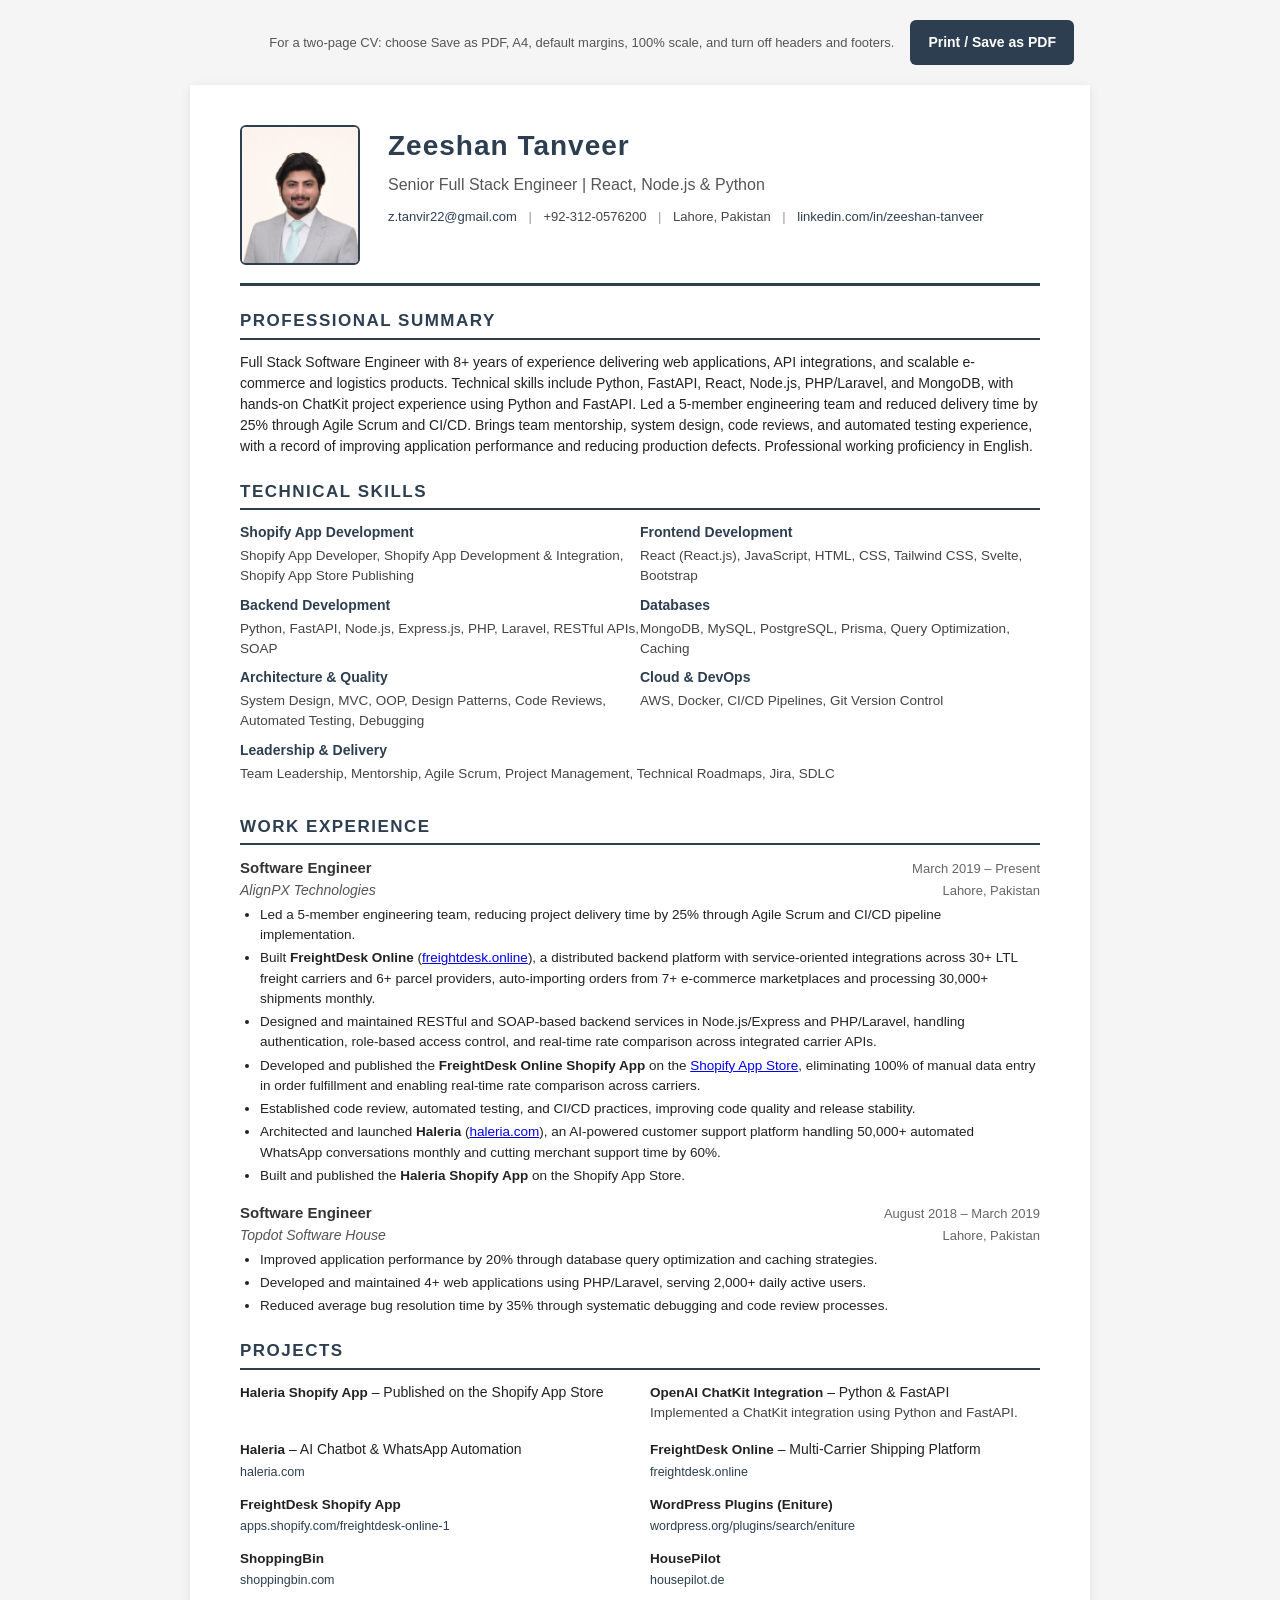
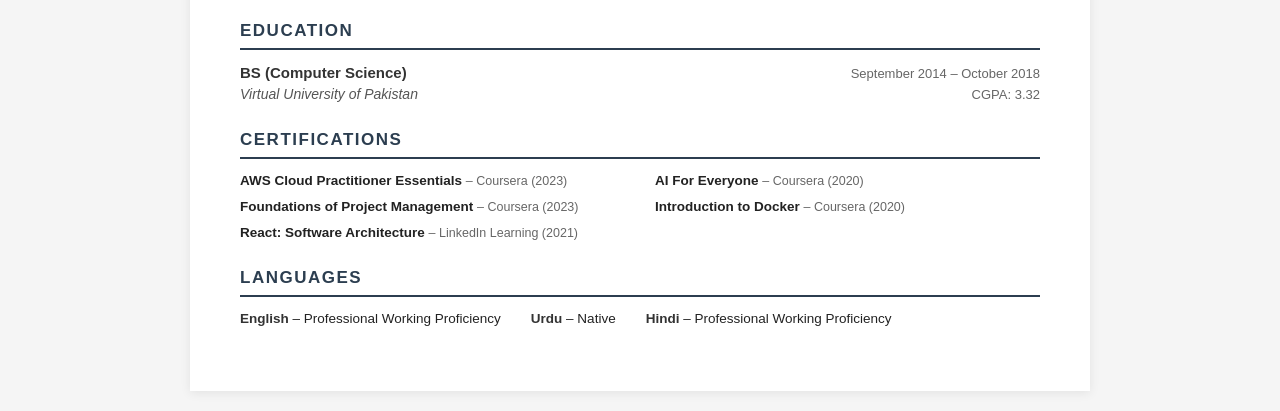
<file: cv.html>
<!DOCTYPE html>
<!-- ATS-friendly CV tailored for DH Services Group: Senior Full Stack Engineer -->
<html lang="en">

<head>
    <meta charset="UTF-8">
    <meta name="viewport" content="width=device-width, initial-scale=1.0">
    <title>Zeeshan Tanveer - Senior Full Stack Engineer</title>
    <style>
        /* ATS-friendly: simple, clean styles with semantic HTML */
        * {
            margin: 0;
            padding: 0;
            box-sizing: border-box;
        }

        body {
            font-family: 'Segoe UI', Arial, Helvetica, sans-serif;
            color: #222;
            line-height: 1.5;
            font-size: 14px;
            background: #f5f5f5;
        }

        .cv-container {
            max-width: 900px;
            margin: 20px auto;
            background: #fff;
            padding: 40px 50px;
            box-shadow: 0 2px 10px rgba(0, 0, 0, 0.08);
        }

        .print-toolbar {
            max-width: 900px;
            margin: 20px auto 0;
            padding: 0 16px;
            display: flex;
            align-items: center;
            justify-content: flex-end;
            flex-wrap: wrap;
            gap: 10px 16px;
        }

        .print-toolbar p {
            font-size: 13px;
            color: #555;
        }

        .print-button {
            border: 0;
            border-radius: 6px;
            padding: 12px 18px;
            background: #2c3e50;
            color: #fff;
            font: inherit;
            font-weight: 600;
            cursor: pointer;
        }

        .print-button:hover {
            background: #1d2b39;
        }

        .print-button:focus-visible {
            outline: 3px solid #287bb5;
            outline-offset: 3px;
        }

        /* Header */
        header {
            display: flex;
            align-items: flex-start;
            gap: 28px;
            text-align: left;
            border-bottom: 3px solid #2c3e50;
            padding-bottom: 18px;
            margin-bottom: 22px;
        }

        .profile-photo {
            display: block;
            width: 120px;
            height: 140px;
            flex-shrink: 0;
            object-fit: cover;
            object-position: center top;
            border: 2px solid #2c3e50;
            border-radius: 6px;
        }

        .header-info {
            flex: 1;
            min-width: 0;
            overflow-wrap: anywhere;
        }

        @media screen and (max-width: 600px) {
            .cv-container {
                padding: 24px;
            }

            header {
                gap: 16px;
                flex-wrap: wrap;
            }

            .header-info {
                flex-basis: 220px;
            }
        }

        h1 {
            font-size: 28px;
            color: #2c3e50;
            letter-spacing: 1px;
            margin-bottom: 6px;
        }

        .title {
            font-size: 16px;
            color: #555;
            margin-bottom: 10px;
        }

        .contact-info {
            font-size: 13px;
            color: #444;
        }

        .contact-info a {
            color: #2c3e50;
            text-decoration: none;
        }

        .contact-info a:hover {
            text-decoration: underline;
        }

        .contact-info .separator {
            margin: 0 8px;
            color: #999;
        }

        /* Sections */
        section {
            margin-bottom: 22px;
        }

        h2 {
            font-size: 17px;
            color: #2c3e50;
            text-transform: uppercase;
            letter-spacing: 1.5px;
            border-bottom: 2px solid #2c3e50;
            padding-bottom: 4px;
            margin-bottom: 12px;
        }

        h3 {
            font-size: 15px;
            color: #333;
            margin-bottom: 2px;
        }

        /* Experience / Achievement entries */
        .entry {
            margin-bottom: 16px;
        }

        .entry-header {
            display: flex;
            justify-content: space-between;
            align-items: baseline;
            flex-wrap: wrap;
        }

        .entry-header .role {
            font-weight: 700;
            font-size: 15px;
            color: #333;
        }

        .entry-header .period {
            font-size: 13px;
            color: #666;
            white-space: nowrap;
        }

        .entry-sub {
            display: flex;
            justify-content: space-between;
            align-items: baseline;
            flex-wrap: wrap;
            margin-bottom: 4px;
        }

        .entry-sub .company {
            font-size: 14px;
            color: #555;
            font-style: italic;
        }

        .entry-sub .location {
            font-size: 13px;
            color: #666;
        }

        .entry-link {
            font-size: 13px;
            color: #2c3e50;
            margin-bottom: 4px;
        }

        .entry-link a {
            color: #2c3e50;
            text-decoration: none;
        }

        .entry-link a:hover {
            text-decoration: underline;
        }

        .entry-description {
            font-size: 13.5px;
            color: #444;
            margin-bottom: 4px;
        }

        ul {
            padding-left: 20px;
            margin-top: 4px;
        }

        li {
            margin-bottom: 3px;
            font-size: 13.5px;
        }

        /* Skills */
        .skills-grid {
            display: flex;
            flex-wrap: wrap;
            gap: 0;
        }

        .skills-category {
            flex: 1 1 48%;
            min-width: 280px;
            margin-bottom: 8px;
        }

        .skills-category h3 {
            font-size: 14px;
            color: #2c3e50;
            margin-bottom: 3px;
        }

        .skills-category p {
            font-size: 13.5px;
            color: #444;
        }

        /* Projects grid */
        .projects-list {
            display: flex;
            flex-wrap: wrap;
            gap: 6px 20px;
        }

        .project-item {
            flex: 1 1 45%;
            min-width: 250px;
            margin-bottom: 6px;
        }

        .project-item strong {
            font-size: 13.5px;
        }

        .project-item a {
            font-size: 12.5px;
            color: #2c3e50;
            text-decoration: none;
        }

        /* Certifications */
        .cert-list {
            columns: 2;
            column-gap: 30px;
        }

        .cert-item {
            break-inside: avoid;
            margin-bottom: 6px;
            font-size: 13.5px;
        }

        .cert-item .cert-name {
            font-weight: 600;
        }

        .cert-item .cert-period {
            font-size: 12.5px;
            color: #666;
        }

        /* Languages */
        .languages-list {
            display: flex;
            gap: 30px;
        }

        .lang-item {
            font-size: 13.5px;
        }

        .lang-item strong {
            color: #333;
        }

        /* Print styles */
        @page {
            size: A4 portrait;
            margin: 12mm;
        }

        @media print {
            body {
                background: white;
                line-height: 1.3;
                -webkit-print-color-adjust: exact;
                print-color-adjust: exact;
            }

            .print-toolbar {
                display: none;
            }

            .cv-container {
                box-shadow: none;
                max-width: none;
                width: 100%;
                padding: 0;
                margin: 0;
            }

            /* Fit the complete content into two A4 pages without shrinking text. */
            header {
                gap: 20px;
                padding-bottom: 12px;
                margin-bottom: 14px;
            }

            .profile-photo {
                width: 100px;
                height: 117px;
            }

            section {
                margin-bottom: 14px;
            }

            h2 {
                margin-bottom: 8px;
                padding-bottom: 3px;
            }

            .entry {
                margin-bottom: 12px;
            }

            .skills-grid {
                column-gap: 16px;
            }

            .skills-category {
                flex-basis: calc(50% - 8px);
                margin-bottom: 6px;
            }

            .projects-list {
                gap: 4px 20px;
            }

            #projects {
                break-before: page;
                page-break-before: always;
            }

            .cv-container a,
            .cv-container a:visited {
                color: #2c3e50;
                text-decoration: none;
            }

            header,
            .entry,
            .skills-grid,
            .projects-list,
            .cert-list,
            .languages-list {
                break-inside: avoid;
                page-break-inside: avoid;
            }

            h2,
            h3,
            .entry-header,
            .entry-sub {
                break-after: avoid;
                page-break-after: avoid;
            }

            li,
            .skills-category,
            .project-item,
            .cert-item {
                break-inside: avoid;
                page-break-inside: avoid;
            }

            p,
            li {
                orphans: 3;
                widows: 3;
            }

            .skills-category,
            .project-item {
                min-width: 0;
                overflow-wrap: anywhere;
            }

            .languages-list {
                flex-wrap: wrap;
                gap: 8px 24px;
            }
        }
    </style>
</head>

<body>
    <div class="print-toolbar">
        <p id="print-help">For a two-page CV: choose Save as PDF, A4, default margins, 100% scale, and turn off headers and footers.</p>
        <button class="print-button" type="button" aria-describedby="print-help" onclick="window.print()">
            Print / Save as PDF
        </button>
    </div>
    <div class="cv-container">

        <!-- HEADER -->
        <header>
            <img class="profile-photo" src="4182d1ef-129e-41c8-a145-03324dbda418.png"
                alt="Portrait of Zeeshan Tanveer" width="120" height="140">
            <div class="header-info">
                <h1>Zeeshan Tanveer</h1>
                <div class="title">Senior Full Stack Engineer | React, Node.js &amp; Python</div>
                <div class="contact-info">
                    <a href="mailto:z.tanvir22@gmail.com">z.tanvir22@gmail.com</a>
                    <span class="separator">|</span>
                    +92-312-0576200
                    <span class="separator">|</span>
                    Lahore, Pakistan
                    <span class="separator">|</span>
                    <a href="https://www.linkedin.com/in/zeeshan-tanveer"
                        target="_blank">linkedin.com/in/zeeshan-tanveer</a>
                </div>
            </div>
        </header>

        <!-- PROFESSIONAL SUMMARY -->
        <section>
            <h2>Professional Summary</h2>
            <p>
                Full Stack Software Engineer with 8+ years of experience delivering web applications, API integrations,
                and scalable e-commerce and logistics products. Technical skills include Python, FastAPI, React,
                Node.js, PHP/Laravel, and MongoDB, with hands-on ChatKit project experience using Python and FastAPI.
                Led a 5-member engineering team and reduced delivery time by 25% through
                Agile Scrum and CI/CD. Brings team mentorship, system design, code reviews, and automated testing
                experience, with a record of improving application performance and reducing production defects.
                Professional working proficiency in English.
            </p>
        </section>

        <!-- TECHNICAL SKILLS -->
        <section>
            <h2>Technical Skills</h2>
            <div class="skills-grid">
                <div class="skills-category">
                    <h3>Shopify App Development</h3>
                    <p>Shopify App Developer, Shopify App Development &amp; Integration, Shopify App Store Publishing</p>
                </div>
                <div class="skills-category">
                    <h3>Frontend Development</h3>
                    <p>React (React.js), JavaScript, HTML, CSS, Tailwind CSS, Svelte, Bootstrap</p>
                </div>
                <div class="skills-category">
                    <h3>Backend Development</h3>
                    <p>Python, FastAPI, Node.js, Express.js, PHP, Laravel, RESTful APIs, SOAP</p>
                </div>
                <div class="skills-category">
                    <h3>Databases</h3>
                    <p>MongoDB, MySQL, PostgreSQL, Prisma, Query Optimization, Caching</p>
                </div>
                <div class="skills-category">
                    <h3>Architecture &amp; Quality</h3>
                    <p>System Design, MVC, OOP, Design Patterns, Code Reviews, Automated Testing, Debugging</p>
                </div>
                <div class="skills-category">
                    <h3>Cloud &amp; DevOps</h3>
                    <p>AWS, Docker, CI/CD Pipelines, Git Version Control</p>
                </div>
                <div class="skills-category">
                    <h3>Leadership &amp; Delivery</h3>
                    <p>Team Leadership, Mentorship, Agile Scrum, Project Management, Technical Roadmaps, Jira, SDLC</p>
                </div>
            </div>
        </section>

        <!-- WORK EXPERIENCE -->
        <section>
            <h2>Work Experience</h2>

            <article class="entry">
                <div class="entry-header">
                    <span class="role">Software Engineer</span>
                    <span class="period">March 2019 &ndash; Present</span>
                </div>
                <div class="entry-sub">
                    <span class="company">AlignPX Technologies</span>
                    <span class="location">Lahore, Pakistan</span>
                </div>
                <ul>
                    <li>Led a 5-member engineering team, reducing project delivery time by 25% through Agile Scrum and
                        CI/CD pipeline implementation.</li>
                    <li>Built <strong>FreightDesk Online</strong> (<a href="https://freightdesk.online"
                            target="_blank">freightdesk.online</a>), a distributed backend platform with service-oriented
                        integrations across 30+ LTL freight carriers and 6+ parcel providers, auto-importing orders from
                        7+ e-commerce marketplaces and processing 30,000+ shipments monthly.</li>
                    <li>Designed and maintained RESTful and SOAP-based backend services in Node.js/Express and
                        PHP/Laravel, handling authentication, role-based access control, and real-time rate comparison
                        across integrated carrier APIs.</li>
                    <li>Developed and published the <strong>FreightDesk Online Shopify App</strong> on the <a
                            href="https://apps.shopify.com/freightdesk-online-1" target="_blank">Shopify App Store</a>,
                        eliminating 100% of manual data entry in order fulfillment and enabling real-time rate
                        comparison across carriers.</li>
                    <li>Established code review, automated testing, and CI/CD practices, improving code quality and
                        release stability.</li>
                    <li>Architected and launched <strong>Haleria</strong> (<a href="https://haleria.com/"
                            target="_blank">haleria.com</a>), an AI-powered customer support platform handling 50,000+
                        automated WhatsApp conversations monthly and cutting merchant support time by 60%.</li>
                    <li>Built and published the <strong>Haleria Shopify App</strong> on the Shopify App Store.</li>
                </ul>
            </article>

            <article class="entry">
                <div class="entry-header">
                    <span class="role">Software Engineer</span>
                    <span class="period">August 2018 &ndash; March 2019</span>
                </div>
                <div class="entry-sub">
                    <span class="company">Topdot Software House</span>
                    <span class="location">Lahore, Pakistan</span>
                </div>
                <ul>
                    <li>Improved application performance by 20% through database query optimization and caching
                        strategies.</li>
                    <li>Developed and maintained 4+ web applications using PHP/Laravel, serving 2,000+ daily active
                        users.</li>
                    <li>Reduced average bug resolution time by 35% through systematic debugging and code review
                        processes.</li>
                </ul>
            </article>
        </section>

        <!-- PROJECTS -->
        <section id="projects">
            <h2>Projects</h2>
            <div class="projects-list">
                <div class="project-item">
                    <strong>Haleria Shopify App</strong> &ndash; Published on the Shopify App Store
                </div>
                <div class="project-item">
                    <strong>OpenAI ChatKit Integration</strong> &ndash; Python &amp; FastAPI<br>
                    <p class="entry-description">Implemented a ChatKit integration using Python and FastAPI.</p>
                </div>
                <div class="project-item">
                    <strong>Haleria</strong> &ndash; AI Chatbot &amp; WhatsApp Automation<br>
                    <a href="https://haleria.com/" target="_blank">haleria.com</a>
                </div>
                <div class="project-item">
                    <strong>FreightDesk Online</strong> &ndash; Multi-Carrier Shipping Platform<br>
                    <a href="https://freightdesk.online" target="_blank">freightdesk.online</a>
                </div>
                <div class="project-item">
                    <strong>FreightDesk Shopify App</strong><br>
                    <a href="https://apps.shopify.com/freightdesk-online-1"
                        target="_blank">apps.shopify.com/freightdesk-online-1</a>
                </div>
                <div class="project-item">
                    <strong>WordPress Plugins (Eniture)</strong><br>
                    <a href="https://wordpress.org/plugins/search/eniture"
                        target="_blank">wordpress.org/plugins/search/eniture</a>
                </div>
                <div class="project-item">
                    <strong>ShoppingBin</strong><br>
                    <a href="https://shoppingbin.com" target="_blank">shoppingbin.com</a>
                </div>
                <div class="project-item">
                    <strong>HousePilot</strong><br>
                    <a href="https://housepilot.de" target="_blank">housepilot.de</a>
                </div>
            </div>
        </section>

        <!-- EDUCATION -->
        <section>
            <h2>Education</h2>
            <article class="entry">
                <div class="entry-header">
                    <span class="role">BS (Computer Science)</span>
                    <span class="period">September 2014 &ndash; October 2018</span>
                </div>
                <div class="entry-sub">
                    <span class="company">Virtual University of Pakistan</span>
                    <span class="location">CGPA: 3.32</span>
                </div>
            </article>
        </section>

        <!-- CERTIFICATIONS -->
        <section>
            <h2>Certifications</h2>
            <div class="cert-list">
                <div class="cert-item">
                    <span class="cert-name">AWS Cloud Practitioner Essentials</span>
                    <span class="cert-period"> &ndash; Coursera (2023)</span>
                </div>
                <div class="cert-item">
                    <span class="cert-name">Foundations of Project Management</span>
                    <span class="cert-period"> &ndash; Coursera (2023)</span>
                </div>
                <div class="cert-item">
                    <span class="cert-name">React: Software Architecture</span>
                    <span class="cert-period"> &ndash; LinkedIn Learning (2021)</span>
                </div>
                <div class="cert-item">
                    <span class="cert-name">AI For Everyone</span>
                    <span class="cert-period"> &ndash; Coursera (2020)</span>
                </div>
                <div class="cert-item">
                    <span class="cert-name">Introduction to Docker</span>
                    <span class="cert-period"> &ndash; Coursera (2020)</span>
                </div>
            </div>
        </section>

        <!-- LANGUAGES -->
        <section>
            <h2>Languages</h2>
            <div class="languages-list">
                <div class="lang-item"><strong>English</strong> &ndash; Professional Working Proficiency</div>
                <div class="lang-item"><strong>Urdu</strong> &ndash; Native</div>
                <div class="lang-item"><strong>Hindi</strong> &ndash; Professional Working Proficiency</div>
            </div>
        </section>

    </div>
</body>

</html>
</file>
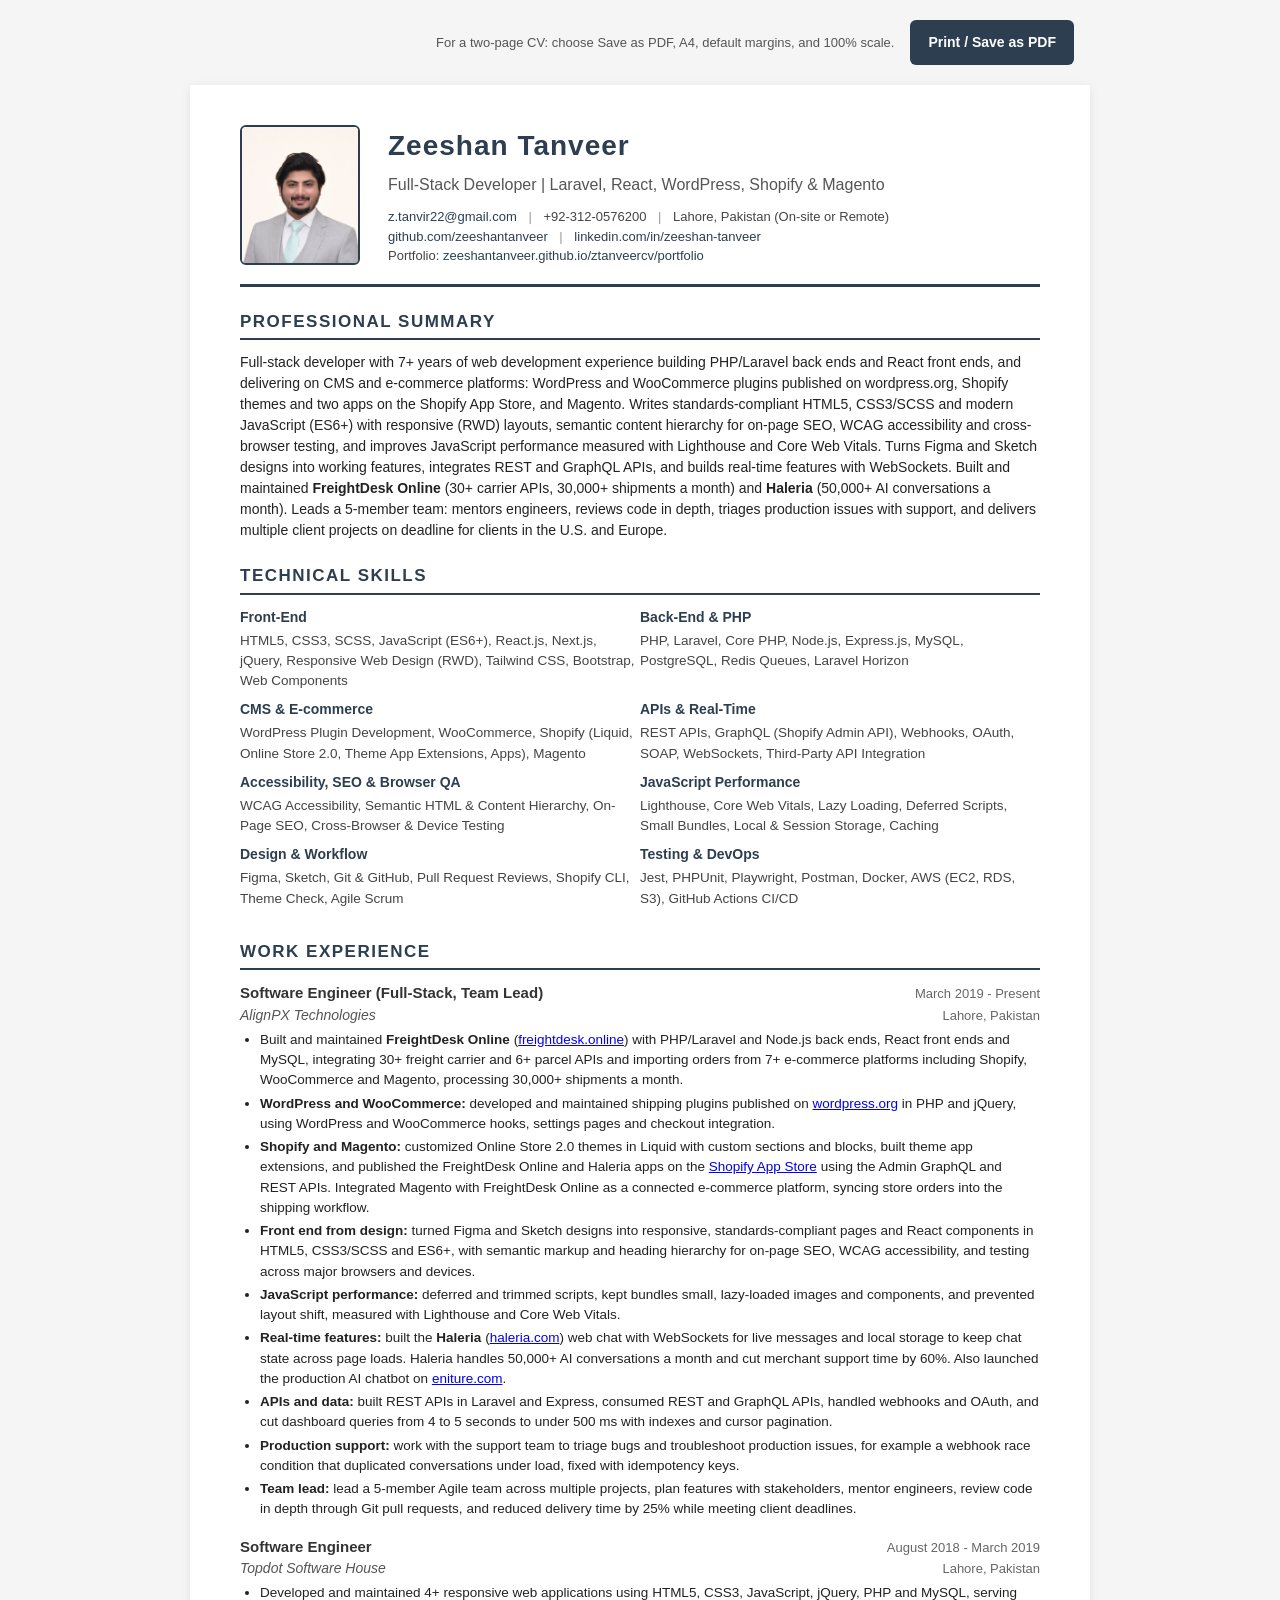
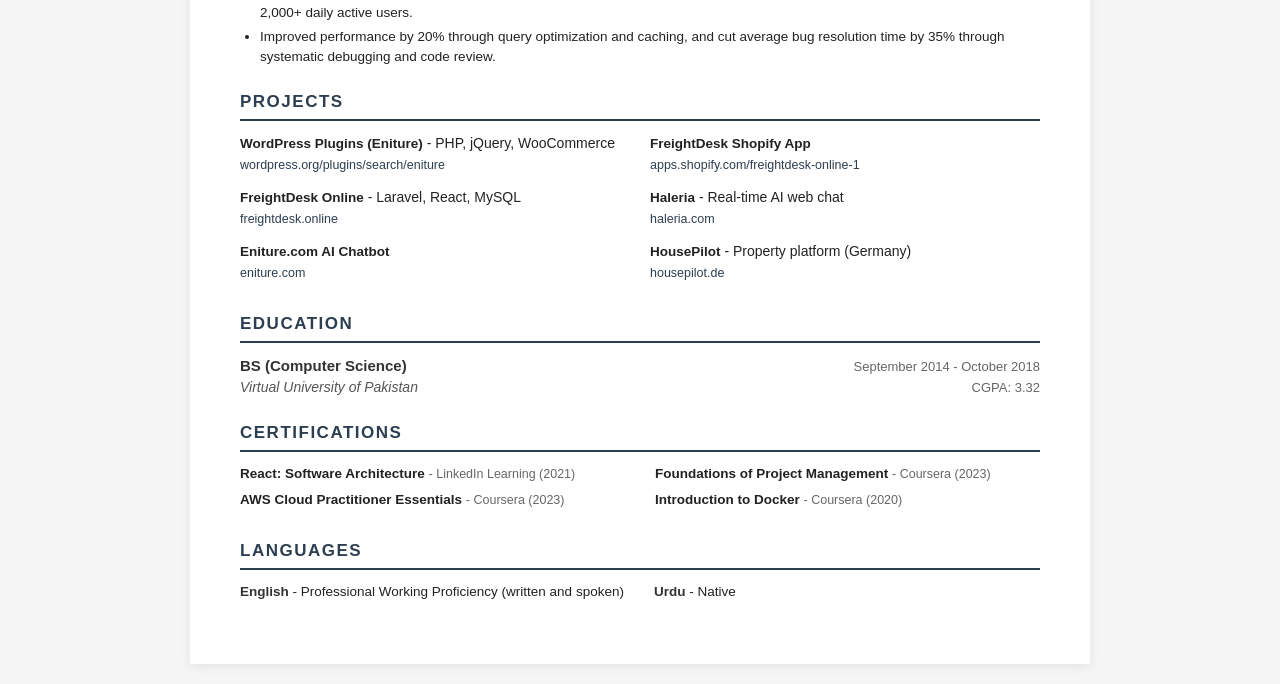
<file: cv_fullstack_codeenlight.html>
<!DOCTYPE html>
<!-- ATS-friendly CV tailored for CodeEnlight: Full-Stack Developer (Lahore, Laravel, React, WordPress, Shopify, Magento) -->
<html lang="en">

<head>
    <meta charset="UTF-8">
    <meta name="viewport" content="width=device-width, initial-scale=1.0">
    <title>Zeeshan Tanveer - Full-Stack Developer (Laravel, React, CMS)</title>
    <style>
        /* ATS-friendly: simple, clean styles with semantic HTML */
        * {
            margin: 0;
            padding: 0;
            box-sizing: border-box;
        }

        body {
            font-family: 'Segoe UI', Arial, Helvetica, sans-serif;
            color: #222;
            line-height: 1.5;
            font-size: 14px;
            background: #f5f5f5;
        }

        .cv-container {
            max-width: 900px;
            margin: 20px auto;
            background: #fff;
            padding: 40px 50px;
            box-shadow: 0 2px 10px rgba(0, 0, 0, 0.08);
        }

        .print-toolbar {
            max-width: 900px;
            margin: 20px auto 0;
            padding: 0 16px;
            display: flex;
            align-items: center;
            justify-content: flex-end;
            flex-wrap: wrap;
            gap: 10px 16px;
        }

        .print-toolbar p {
            font-size: 13px;
            color: #555;
        }

        .print-button {
            border: 0;
            border-radius: 6px;
            padding: 12px 18px;
            background: #2c3e50;
            color: #fff;
            font: inherit;
            font-weight: 600;
            cursor: pointer;
        }

        .print-button:hover {
            background: #1d2b39;
        }

        .print-button:focus-visible {
            outline: 3px solid #287bb5;
            outline-offset: 3px;
        }

        /* Header */
        header {
            display: flex;
            align-items: flex-start;
            gap: 28px;
            text-align: left;
            border-bottom: 3px solid #2c3e50;
            padding-bottom: 18px;
            margin-bottom: 22px;
        }

        .profile-photo {
            display: block;
            width: 120px;
            height: 140px;
            flex-shrink: 0;
            object-fit: cover;
            object-position: center top;
            border: 2px solid #2c3e50;
            border-radius: 6px;
        }

        .header-info {
            flex: 1;
            min-width: 0;
            overflow-wrap: anywhere;
        }

        @media screen and (max-width: 600px) {
            .cv-container {
                padding: 24px;
            }

            header {
                gap: 16px;
                flex-wrap: wrap;
            }

            .header-info {
                flex-basis: 220px;
            }
        }

        h1 {
            font-size: 28px;
            color: #2c3e50;
            letter-spacing: 1px;
            margin-bottom: 6px;
        }

        .title {
            font-size: 16px;
            color: #555;
            margin-bottom: 10px;
        }

        .contact-info {
            font-size: 13px;
            color: #444;
        }

        .contact-info a {
            color: #2c3e50;
            text-decoration: none;
        }

        .contact-info a:hover {
            text-decoration: underline;
        }

        .contact-info .separator {
            margin: 0 8px;
            color: #999;
        }

        /* Sections */
        section {
            margin-bottom: 22px;
        }

        h2 {
            font-size: 17px;
            color: #2c3e50;
            text-transform: uppercase;
            letter-spacing: 1.5px;
            border-bottom: 2px solid #2c3e50;
            padding-bottom: 4px;
            margin-bottom: 12px;
        }

        h3 {
            font-size: 15px;
            color: #333;
            margin-bottom: 2px;
        }

        /* Experience / Achievement entries */
        .entry {
            margin-bottom: 16px;
        }

        .entry-header {
            display: flex;
            justify-content: space-between;
            align-items: baseline;
            flex-wrap: wrap;
        }

        .entry-header .role {
            font-weight: 700;
            font-size: 15px;
            color: #333;
        }

        .entry-header .period {
            font-size: 13px;
            color: #666;
            white-space: nowrap;
        }

        .entry-sub {
            display: flex;
            justify-content: space-between;
            align-items: baseline;
            flex-wrap: wrap;
            margin-bottom: 4px;
        }

        .entry-sub .company {
            font-size: 14px;
            color: #555;
            font-style: italic;
        }

        .entry-sub .location {
            font-size: 13px;
            color: #666;
        }

        .entry-link {
            font-size: 13px;
            color: #2c3e50;
            margin-bottom: 4px;
        }

        .entry-link a {
            color: #2c3e50;
            text-decoration: none;
        }

        .entry-link a:hover {
            text-decoration: underline;
        }

        .entry-description {
            font-size: 13.5px;
            color: #444;
            margin-bottom: 4px;
        }

        ul {
            padding-left: 20px;
            margin-top: 4px;
        }

        li {
            margin-bottom: 3px;
            font-size: 13.5px;
        }

        /* Skills */
        .skills-grid {
            display: flex;
            flex-wrap: wrap;
            gap: 0;
        }

        .skills-category {
            flex: 1 1 48%;
            min-width: 280px;
            margin-bottom: 8px;
        }

        .skills-category h3 {
            font-size: 14px;
            color: #2c3e50;
            margin-bottom: 3px;
        }

        .skills-category p {
            font-size: 13.5px;
            color: #444;
        }

        /* Projects grid */
        .projects-list {
            display: flex;
            flex-wrap: wrap;
            gap: 6px 20px;
        }

        .project-item {
            flex: 1 1 45%;
            min-width: 250px;
            margin-bottom: 6px;
        }

        .project-item strong {
            font-size: 13.5px;
        }

        .project-item a {
            font-size: 12.5px;
            color: #2c3e50;
            text-decoration: none;
        }

        /* Certifications */
        .cert-list {
            columns: 2;
            column-gap: 30px;
        }

        .cert-item {
            break-inside: avoid;
            margin-bottom: 6px;
            font-size: 13.5px;
        }

        .cert-item .cert-name {
            font-weight: 600;
        }

        .cert-item .cert-period {
            font-size: 12.5px;
            color: #666;
        }

        /* Languages */
        .languages-list {
            display: flex;
            gap: 30px;
        }

        .lang-item {
            font-size: 13.5px;
        }

        .lang-item strong {
            color: #333;
        }

        /* Print styles */
        @page {
            size: A4 portrait;
            margin: 12mm;

            /* Empty margin boxes stop the browser printing its date, title, URL and page number. */
            @top-center {
                content: "";
            }

            @bottom-center {
                content: "";
            }
        }

        @media print {
            body {
                background: white;
                line-height: 1.3;
                -webkit-print-color-adjust: exact;
                print-color-adjust: exact;
            }

            .print-toolbar {
                display: none;
            }

            .cv-container {
                box-shadow: none;
                max-width: none;
                width: 100%;
                padding: 0;
                margin: 0;
            }

            /* Fit the complete content into two A4 pages without shrinking text. */
            header {
                gap: 20px;
                padding-bottom: 12px;
                margin-bottom: 14px;
            }

            .profile-photo {
                width: 100px;
                height: 117px;
            }

            section {
                margin-bottom: 14px;
            }

            h2 {
                margin-bottom: 8px;
                padding-bottom: 3px;
            }

            .entry {
                margin-bottom: 12px;
            }

            .skills-grid {
                column-gap: 16px;
            }

            .skills-category {
                flex-basis: calc(50% - 8px);
                margin-bottom: 6px;
            }

            .projects-list {
                gap: 4px 20px;
            }

            .cv-container a,
            .cv-container a:visited {
                color: #2c3e50;
                text-decoration: none;
            }

            /* .entry is left breakable: a long job entry would otherwise jump whole to page 2 and leave a gap. */
            header,
            .skills-grid,
            .projects-list,
            .cert-list,
            .languages-list {
                break-inside: avoid;
                page-break-inside: avoid;
            }

            h2,
            h3,
            .entry-header,
            .entry-sub {
                break-after: avoid;
                page-break-after: avoid;
            }

            li,
            .skills-category,
            .project-item,
            .cert-item {
                break-inside: avoid;
                page-break-inside: avoid;
            }

            p,
            li {
                orphans: 3;
                widows: 3;
            }

            .skills-category,
            .project-item {
                min-width: 0;
                overflow-wrap: anywhere;
            }

            .languages-list {
                flex-wrap: wrap;
                gap: 8px 24px;
            }
        }
    </style>
</head>

<body>
    <div class="print-toolbar">
        <p id="print-help">For a two-page CV: choose Save as PDF, A4, default margins, and 100% scale.</p>
        <button class="print-button" type="button" aria-describedby="print-help" onclick="window.print()">
            Print / Save as PDF
        </button>
    </div>
    <div class="cv-container">

        <!-- HEADER -->
        <header>
            <img class="profile-photo" src="4182d1ef-129e-41c8-a145-03324dbda418.png" alt="Portrait of Zeeshan Tanveer"
                width="120" height="140">
            <div class="header-info">
                <h1>Zeeshan Tanveer</h1>
                <div class="title">Full-Stack Developer | Laravel, React, WordPress, Shopify &amp; Magento</div>
                <div class="contact-info">
                    <a href="mailto:z.tanvir22@gmail.com">z.tanvir22@gmail.com</a>
                    <span class="separator">|</span>
                    +92-312-0576200
                    <span class="separator">|</span>
                    Lahore, Pakistan (On-site or Remote)
                    <br>
                    <a href="https://github.com/zeeshantanveer" target="_blank">github.com/zeeshantanveer</a>
                    <span class="separator">|</span>
                    <a href="https://www.linkedin.com/in/zeeshan-tanveer"
                        target="_blank">linkedin.com/in/zeeshan-tanveer</a>
                    <br>
                    Portfolio: <a href="https://zeeshantanveer.github.io/ztanveercv/portfolio/"
                        target="_blank">zeeshantanveer.github.io/ztanveercv/portfolio</a>
                </div>
            </div>
        </header>

        <!-- PROFESSIONAL SUMMARY -->
        <section>
            <h2>Professional Summary</h2>
            <p>
                Full-stack developer with 7+ years of web development experience building PHP/Laravel back ends and
                React front ends, and delivering on CMS and e-commerce platforms: WordPress and WooCommerce plugins
                published on wordpress.org, Shopify themes and two apps on the Shopify App Store, and Magento.
                Writes standards-compliant HTML5, CSS3/SCSS and modern JavaScript (ES6+) with responsive (RWD)
                layouts, semantic content hierarchy for on-page SEO, WCAG accessibility and cross-browser testing,
                and improves JavaScript performance measured with Lighthouse and Core Web Vitals. Turns Figma and
                Sketch designs into working features, integrates REST and GraphQL APIs, and builds real-time features
                with WebSockets. Built and maintained <strong>FreightDesk Online</strong> (30+ carrier APIs, 30,000+
                shipments a month) and <strong>Haleria</strong> (50,000+ AI conversations a month). Leads a
                5-member team: mentors engineers, reviews code in depth, triages production issues with support, and
                delivers multiple client projects on deadline for clients in the U.S. and Europe.
            </p>
        </section>

        <!-- TECHNICAL SKILLS -->
        <section>
            <h2>Technical Skills</h2>
            <div class="skills-grid">
                <div class="skills-category">
                    <h3>Front-End</h3>
                    <p>HTML5, CSS3, SCSS, JavaScript (ES6+), React.js, Next.js, jQuery, Responsive Web Design
                        (RWD), Tailwind CSS, Bootstrap, Web Components</p>
                </div>
                <div class="skills-category">
                    <h3>Back-End &amp; PHP</h3>
                    <p>PHP, Laravel, Core PHP, Node.js, Express.js, MySQL, PostgreSQL, Redis Queues, Laravel
                        Horizon</p>
                </div>
                <div class="skills-category">
                    <h3>CMS &amp; E-commerce</h3>
                    <p>WordPress Plugin Development, WooCommerce, Shopify (Liquid, Online Store 2.0, Theme App
                        Extensions, Apps), Magento</p>
                </div>
                <div class="skills-category">
                    <h3>APIs &amp; Real-Time</h3>
                    <p>REST APIs, GraphQL (Shopify Admin API), Webhooks, OAuth, SOAP, WebSockets, Third-Party API
                        Integration</p>
                </div>
                <div class="skills-category">
                    <h3>Accessibility, SEO &amp; Browser QA</h3>
                    <p>WCAG Accessibility, Semantic HTML &amp; Content Hierarchy, On-Page SEO, Cross-Browser &amp;
                        Device Testing</p>
                </div>
                <div class="skills-category">
                    <h3>JavaScript Performance</h3>
                    <p>Lighthouse, Core Web Vitals, Lazy Loading, Deferred Scripts, Small Bundles, Local &amp; Session
                        Storage, Caching</p>
                </div>
                <div class="skills-category">
                    <h3>Design &amp; Workflow</h3>
                    <p>Figma, Sketch, Git &amp; GitHub, Pull Request Reviews, Shopify CLI, Theme Check, Agile
                        Scrum</p>
                </div>
                <div class="skills-category">
                    <h3>Testing &amp; DevOps</h3>
                    <p>Jest, PHPUnit, Playwright, Postman, Docker, AWS (EC2, RDS, S3), GitHub Actions CI/CD</p>
                </div>
            </div>
        </section>

        <!-- WORK EXPERIENCE -->
        <section>
            <h2>Work Experience</h2>

            <article class="entry">
                <div class="entry-header">
                    <span class="role">Software Engineer (Full-Stack, Team Lead)</span>
                    <span class="period">March 2019 - Present</span>
                </div>
                <div class="entry-sub">
                    <span class="company">AlignPX Technologies</span>
                    <span class="location">Lahore, Pakistan</span>
                </div>
                <ul>
                    <li>Built and maintained <strong>FreightDesk Online</strong> (<a href="https://freightdesk.online"
                            target="_blank">freightdesk.online</a>) with PHP/Laravel and Node.js back ends, React front
                        ends and MySQL, integrating 30+ freight carrier and 6+ parcel APIs and importing orders from 7+
                        e-commerce platforms including Shopify, WooCommerce and Magento, processing 30,000+
                        shipments a month.</li>
                    <li><strong>WordPress and WooCommerce:</strong> developed and maintained shipping plugins
                        published on <a href="https://wordpress.org/plugins/search/eniture"
                            target="_blank">wordpress.org</a> in PHP and jQuery, using WordPress and WooCommerce hooks,
                        settings pages and checkout integration.</li>
                    <li><strong>Shopify and Magento:</strong> customized Online Store 2.0 themes in Liquid with
                        custom sections and blocks, built theme app extensions, and published the FreightDesk Online
                        and Haleria apps on the <a href="https://apps.shopify.com/freightdesk-online-1"
                            target="_blank">Shopify App Store</a> using the Admin GraphQL and REST APIs. Integrated
                        Magento with FreightDesk Online as a connected e-commerce platform, syncing store orders into
                        the shipping workflow.</li>
                    <li><strong>Front end from design:</strong> turned Figma and Sketch designs into responsive,
                        standards-compliant pages and React components in HTML5, CSS3/SCSS and ES6+, with semantic
                        markup and heading hierarchy for on-page SEO, WCAG accessibility, and testing across major
                        browsers and devices.</li>
                    <li><strong>JavaScript performance:</strong> deferred and trimmed scripts, kept bundles small,
                        lazy-loaded images and components, and prevented layout shift, measured with Lighthouse and
                        Core Web Vitals.</li>
                    <li><strong>Real-time features:</strong> built the <strong>Haleria</strong> (<a
                            href="https://haleria.com/" target="_blank">haleria.com</a>) web chat with WebSockets for
                        live messages and local storage to keep chat state across page loads. Haleria handles 50,000+
                        AI conversations a month and cut merchant support time by 60%. Also launched the production
                        AI chatbot on <a href="https://eniture.com" target="_blank">eniture.com</a>.</li>
                    <li><strong>APIs and data:</strong> built REST APIs in Laravel and Express, consumed REST and
                        GraphQL APIs, handled webhooks and OAuth, and cut dashboard queries from 4 to 5 seconds to
                        under 500 ms with indexes and cursor pagination.</li>
                    <li><strong>Production support:</strong> work with the support team to triage bugs and
                        troubleshoot production issues, for example a webhook race condition that duplicated
                        conversations under load, fixed with idempotency keys.</li>
                    <li><strong>Team lead:</strong> lead a 5-member Agile team across multiple projects, plan
                        features with stakeholders, mentor engineers, review code in depth through Git pull requests,
                        and reduced delivery time by 25% while meeting client deadlines.</li>
                </ul>
            </article>

            <article class="entry">
                <div class="entry-header">
                    <span class="role">Software Engineer</span>
                    <span class="period">August 2018 - March 2019</span>
                </div>
                <div class="entry-sub">
                    <span class="company">Topdot Software House</span>
                    <span class="location">Lahore, Pakistan</span>
                </div>
                <ul>
                    <li>Developed and maintained 4+ responsive web applications using HTML5, CSS3, JavaScript,
                        jQuery, PHP and MySQL, serving 2,000+ daily active users.</li>
                    <li>Improved performance by 20% through query optimization and caching, and cut average bug
                        resolution time by 35% through systematic debugging and code review.</li>
                </ul>
            </article>
        </section>

        <!-- PROJECTS -->
        <section id="projects">
            <h2>Projects</h2>
            <div class="projects-list">
                <div class="project-item">
                    <strong>WordPress Plugins (Eniture)</strong> - PHP, jQuery, WooCommerce<br>
                    <a href="https://wordpress.org/plugins/search/eniture"
                        target="_blank">wordpress.org/plugins/search/eniture</a>
                </div>
                <div class="project-item">
                    <strong>FreightDesk Shopify App</strong><br>
                    <a href="https://apps.shopify.com/freightdesk-online-1"
                        target="_blank">apps.shopify.com/freightdesk-online-1</a>
                </div>
                <div class="project-item">
                    <strong>FreightDesk Online</strong> - Laravel, React, MySQL<br>
                    <a href="https://freightdesk.online" target="_blank">freightdesk.online</a>
                </div>
                <div class="project-item">
                    <strong>Haleria</strong> - Real-time AI web chat<br>
                    <a href="https://haleria.com/" target="_blank">haleria.com</a>
                </div>
                <div class="project-item">
                    <strong>Eniture.com AI Chatbot</strong><br>
                    <a href="https://eniture.com" target="_blank">eniture.com</a>
                </div>
                <div class="project-item">
                    <strong>HousePilot</strong> - Property platform (Germany)<br>
                    <a href="https://housepilot.de" target="_blank">housepilot.de</a>
                </div>
            </div>
        </section>

        <!-- EDUCATION -->
        <section>
            <h2>Education</h2>
            <article class="entry">
                <div class="entry-header">
                    <span class="role">BS (Computer Science)</span>
                    <span class="period">September 2014 - October 2018</span>
                </div>
                <div class="entry-sub">
                    <span class="company">Virtual University of Pakistan</span>
                    <span class="location">CGPA: 3.32</span>
                </div>
            </article>
        </section>

        <!-- CERTIFICATIONS -->
        <section>
            <h2>Certifications</h2>
            <div class="cert-list">
                <div class="cert-item">
                    <span class="cert-name">React: Software Architecture</span>
                    <span class="cert-period"> - LinkedIn Learning (2021)</span>
                </div>
                <div class="cert-item">
                    <span class="cert-name">AWS Cloud Practitioner Essentials</span>
                    <span class="cert-period"> - Coursera (2023)</span>
                </div>
                <div class="cert-item">
                    <span class="cert-name">Foundations of Project Management</span>
                    <span class="cert-period"> - Coursera (2023)</span>
                </div>
                <div class="cert-item">
                    <span class="cert-name">Introduction to Docker</span>
                    <span class="cert-period"> - Coursera (2020)</span>
                </div>
            </div>
        </section>

        <!-- LANGUAGES -->
        <section>
            <h2>Languages</h2>
            <div class="languages-list">
                <div class="lang-item"><strong>English</strong> - Professional Working Proficiency (written and
                    spoken)</div>
                <div class="lang-item"><strong>Urdu</strong> - Native</div>
            </div>
        </section>

    </div>
</body>

</html>
</file>
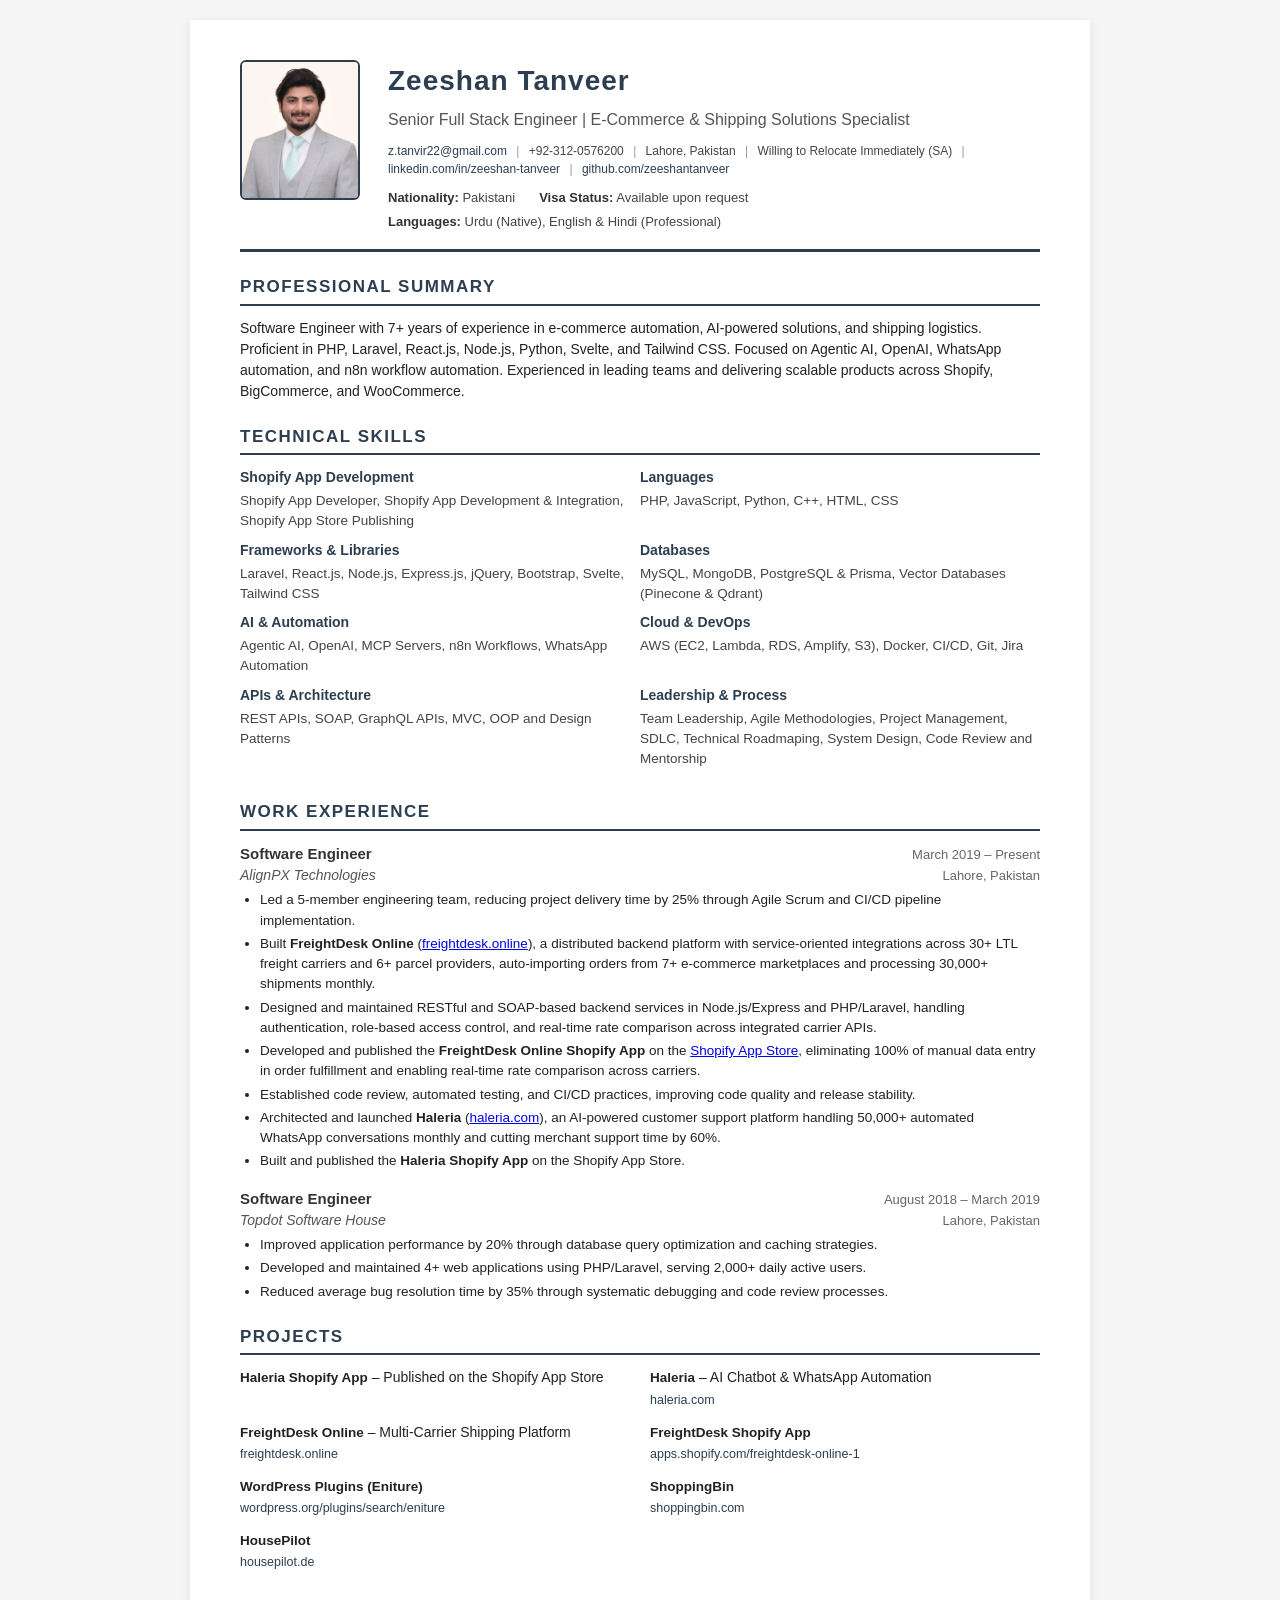
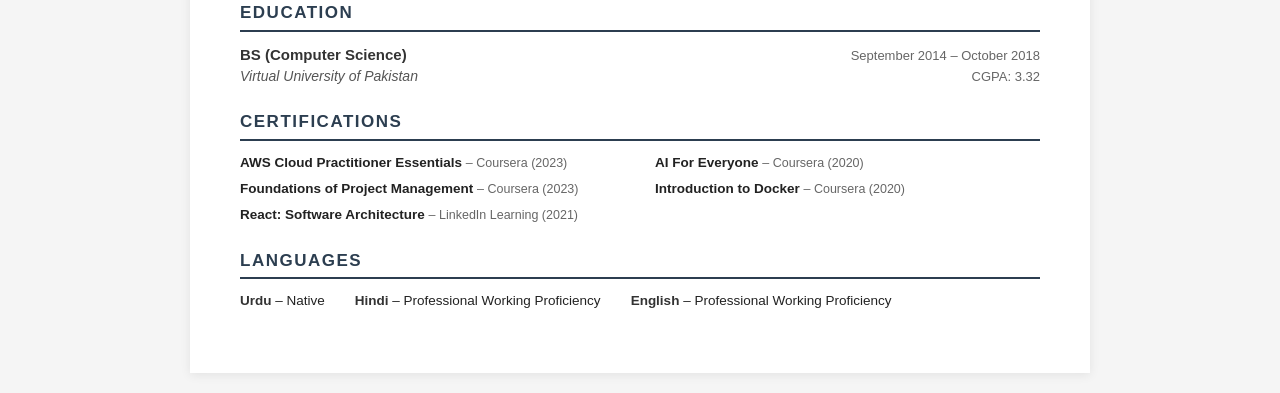
<file: cv_gcc.html>
<!DOCTYPE html>
<!-- GCC CV — For UAE / Saudi Arabia (With Photo & Personal Details) -->
<html lang="en">

<head>
    <meta charset="UTF-8">
    <meta name="viewport" content="width=device-width, initial-scale=1.0">
    <title>Zeeshan Tanveer - Software Engineer (GCC)</title>
    <style>
        * {
            margin: 0;
            padding: 0;
            box-sizing: border-box;
        }

        body {
            font-family: 'Segoe UI', Arial, Helvetica, sans-serif;
            color: #222;
            line-height: 1.5;
            font-size: 14px;
            background: #f5f5f5;
        }

        .cv-container {
            max-width: 900px;
            margin: 20px auto;
            background: #fff;
            padding: 40px 50px;
            box-shadow: 0 2px 10px rgba(0, 0, 0, 0.08);
        }

        /* Header with photo */
        header {
            display: flex;
            align-items: flex-start;
            gap: 28px;
            border-bottom: 3px solid #2c3e50;
            padding-bottom: 18px;
            margin-bottom: 22px;
        }

        .photo-container {
            flex-shrink: 0;
        }

        .photo-container img {
            width: 120px;
            height: 140px;
            object-fit: cover;
            border-radius: 6px;
            border: 2px solid #2c3e50;
        }

        .header-info {
            flex: 1;
        }

        h1 {
            font-size: 28px;
            color: #2c3e50;
            letter-spacing: 1px;
            margin-bottom: 6px;
        }

        .title {
            font-size: 16px;
            color: #555;
            margin-bottom: 10px;
        }

        .contact-info {
            font-size: 12px;
            color: #444;
            margin-bottom: 10px;
            overflow: hidden;
            text-overflow: ellipsis;
        }

        .contact-info a {
            color: #2c3e50;
            text-decoration: none;
        }

        .contact-info a:hover {
            text-decoration: underline;
        }

        .contact-info .separator {
            margin: 0 6px;
            color: #999;
        }

        /* Personal Details table for GCC */
        .personal-details {
            font-size: 13px;
            color: #444;
            display: flex;
            flex-wrap: wrap;
            gap: 4px 24px;
        }

        .personal-details .detail {
            white-space: nowrap;
        }

        .personal-details .detail strong {
            color: #333;
        }

        /* Sections */
        section {
            margin-bottom: 22px;
        }

        h2 {
            font-size: 17px;
            color: #2c3e50;
            text-transform: uppercase;
            letter-spacing: 1.5px;
            border-bottom: 2px solid #2c3e50;
            padding-bottom: 4px;
            margin-bottom: 12px;
        }

        h3 {
            font-size: 15px;
            color: #333;
            margin-bottom: 2px;
        }

        /* Experience / Achievement entries */
        .entry {
            margin-bottom: 16px;
        }

        .entry-header {
            display: flex;
            justify-content: space-between;
            align-items: baseline;
            flex-wrap: wrap;
        }

        .entry-header .role {
            font-weight: 700;
            font-size: 15px;
            color: #333;
        }

        .entry-header .period {
            font-size: 13px;
            color: #666;
            white-space: nowrap;
        }

        .entry-sub {
            display: flex;
            justify-content: space-between;
            align-items: baseline;
            flex-wrap: wrap;
            margin-bottom: 4px;
        }

        .entry-sub .company {
            font-size: 14px;
            color: #555;
            font-style: italic;
        }

        .entry-sub .location {
            font-size: 13px;
            color: #666;
        }

        .entry-link {
            font-size: 13px;
            color: #2c3e50;
            margin-bottom: 4px;
        }

        .entry-link a {
            color: #2c3e50;
            text-decoration: none;
        }

        .entry-link a:hover {
            text-decoration: underline;
        }

        .entry-description {
            font-size: 13.5px;
            color: #444;
            margin-bottom: 4px;
        }

        ul {
            padding-left: 20px;
            margin-top: 4px;
        }

        li {
            margin-bottom: 3px;
            font-size: 13.5px;
        }

        /* Skills */
        .skills-grid {
            display: flex;
            flex-wrap: wrap;
            gap: 0;
        }

        .skills-category {
            flex: 1 1 48%;
            min-width: 280px;
            margin-bottom: 8px;
        }

        .skills-category h3 {
            font-size: 14px;
            color: #2c3e50;
            margin-bottom: 3px;
        }

        .skills-category p {
            font-size: 13.5px;
            color: #444;
        }

        /* Projects grid */
        .projects-list {
            display: flex;
            flex-wrap: wrap;
            gap: 6px 20px;
        }

        .project-item {
            flex: 1 1 45%;
            min-width: 250px;
            margin-bottom: 6px;
        }

        .project-item strong {
            font-size: 13.5px;
        }

        .project-item a {
            font-size: 12.5px;
            color: #2c3e50;
            text-decoration: none;
        }

        /* Certifications */
        .cert-list {
            columns: 2;
            column-gap: 30px;
        }

        .cert-item {
            break-inside: avoid;
            margin-bottom: 6px;
            font-size: 13.5px;
        }

        .cert-item .cert-name {
            font-weight: 600;
        }

        .cert-item .cert-period {
            font-size: 12.5px;
            color: #666;
        }

        /* Languages */
        .languages-list {
            display: flex;
            gap: 30px;
        }

        .lang-item {
            font-size: 13.5px;
        }

        .lang-item strong {
            color: #333;
        }

        /* Print styles */
        @media print {
            body {
                background: white;
                font-size: 12px;
            }

            .cv-container {
                box-shadow: none;
                padding: 20px 30px;
                margin: 0;
            }

            h1 {
                font-size: 24px;
            }

            h2 {
                font-size: 15px;
            }

            a {
                color: #000;
            }

            .photo-container img {
                border: 1px solid #333;
            }
        }
    </style>
</head>

<body>
    <div class="cv-container">

        <!-- HEADER WITH PHOTO -->
        <header>
            <div class="photo-container">
                <img src="4182d1ef-129e-41c8-a145-03324dbda418.png" alt="Zeeshan Tanveer">
            </div>
            <div class="header-info">
                <h1>Zeeshan Tanveer</h1>
                <div class="title">Senior Full Stack Engineer | E-Commerce &amp; Shipping Solutions Specialist</div>
                <div class="contact-info">
                    <a href="mailto:z.tanvir22@gmail.com">z.tanvir22@gmail.com</a>
                    <span class="separator">|</span>
                    +92-312-0576200
                    <span class="separator">|</span>
                    Lahore, Pakistan
                    <span class="separator">|</span>
                    Willing to Relocate Immediately (SA)
                    <span class="separator">|</span>
                    <a href="https://www.linkedin.com/in/zeeshan-tanveer"
                        target="_blank">linkedin.com/in/zeeshan-tanveer</a>
                    <span class="separator">|</span>
                    <a href="https://github.com/zeeshantanveer" target="_blank">github.com/zeeshantanveer</a>
                </div>
                <div class="personal-details">
                    <span class="detail"><strong>Nationality:</strong> Pakistani</span>
                    <span class="detail"><strong>Visa Status:</strong> Available upon request</span>
                    <span class="detail"><strong>Languages:</strong> Urdu (Native), English & Hindi
                        (Professional)</span>
                </div>
            </div>
        </header>

        <!-- PROFESSIONAL SUMMARY -->
        <section>
            <h2>Professional Summary</h2>
            <p>
                Software Engineer with 7+ years of experience in e-commerce automation, AI-powered solutions, and
                shipping logistics. Proficient in PHP, Laravel, React.js, Node.js, Python, Svelte, and Tailwind CSS.
                Focused on Agentic AI, OpenAI, WhatsApp automation, and n8n workflow automation. Experienced in leading
                teams and delivering scalable products across Shopify, BigCommerce, and WooCommerce.
            </p>
        </section>

        <!-- TECHNICAL SKILLS -->
        <section>
            <h2>Technical Skills</h2>
            <div class="skills-grid">
                <div class="skills-category">
                    <h3>Shopify App Development</h3>
                    <p>Shopify App Developer, Shopify App Development &amp; Integration, Shopify App Store Publishing</p>
                </div>
                <div class="skills-category">
                    <h3>Languages</h3>
                    <p>PHP, JavaScript, Python, C++, HTML, CSS</p>
                </div>
                <div class="skills-category">
                    <h3>Frameworks &amp; Libraries</h3>
                    <p>Laravel, React.js, Node.js, Express.js, jQuery, Bootstrap, Svelte, Tailwind CSS</p>
                </div>
                <div class="skills-category">
                    <h3>Databases</h3>
                    <p>MySQL, MongoDB, PostgreSQL & Prisma, Vector Databases (Pinecone & Qdrant)</p>
                </div>
                <div class="skills-category">
                    <h3>AI &amp; Automation</h3>
                    <p>Agentic AI, OpenAI, MCP Servers, n8n Workflows, WhatsApp Automation</p>
                </div>
                <div class="skills-category">
                    <h3>Cloud &amp; DevOps</h3>
                    <p>AWS (EC2, Lambda, RDS, Amplify, S3), Docker, CI/CD, Git, Jira</p>
                </div>
                <div class="skills-category">
                    <h3>APIs &amp; Architecture</h3>
                    <p>REST APIs, SOAP, GraphQL APIs, MVC, OOP and Design Patterns</p>
                </div>
                <div class="skills-category">
                    <h3>Leadership &amp; Process</h3>
                    <p>Team Leadership, Agile Methodologies, Project Management, SDLC, Technical Roadmaping, System
                        Design, Code Review and Mentorship</p>
                </div>
            </div>
        </section>

        <!-- WORK EXPERIENCE -->
        <section>
            <h2>Work Experience</h2>

            <article class="entry">
                <div class="entry-header">
                    <span class="role">Software Engineer</span>
                    <span class="period">March 2019 &ndash; Present</span>
                </div>
                <div class="entry-sub">
                    <span class="company">AlignPX Technologies</span>
                    <span class="location">Lahore, Pakistan</span>
                </div>
                <ul>
                    <li>Led a 5-member engineering team, reducing project delivery time by 25% through Agile Scrum and
                        CI/CD pipeline implementation.</li>
                    <li>Built <strong>FreightDesk Online</strong> (<a href="https://freightdesk.online"
                            target="_blank">freightdesk.online</a>), a distributed backend platform with service-oriented
                        integrations across 30+ LTL freight carriers and 6+ parcel providers, auto-importing orders from
                        7+ e-commerce marketplaces and processing 30,000+ shipments monthly.</li>
                    <li>Designed and maintained RESTful and SOAP-based backend services in Node.js/Express and
                        PHP/Laravel, handling authentication, role-based access control, and real-time rate comparison
                        across integrated carrier APIs.</li>
                    <li>Developed and published the <strong>FreightDesk Online Shopify App</strong> on the <a
                            href="https://apps.shopify.com/freightdesk-online-1" target="_blank">Shopify App Store</a>,
                        eliminating 100% of manual data entry in order fulfillment and enabling real-time rate
                        comparison across carriers.</li>
                    <li>Established code review, automated testing, and CI/CD practices, improving code quality and
                        release stability.</li>
                    <li>Architected and launched <strong>Haleria</strong> (<a href="https://haleria.com/"
                            target="_blank">haleria.com</a>), an AI-powered customer support platform handling 50,000+
                        automated WhatsApp conversations monthly and cutting merchant support time by 60%.</li>
                    <li>Built and published the <strong>Haleria Shopify App</strong> on the Shopify App Store.</li>
                </ul>
            </article>

            <article class="entry">
                <div class="entry-header">
                    <span class="role">Software Engineer</span>
                    <span class="period">August 2018 &ndash; March 2019</span>
                </div>
                <div class="entry-sub">
                    <span class="company">Topdot Software House</span>
                    <span class="location">Lahore, Pakistan</span>
                </div>
                <ul>
                    <li>Improved application performance by 20% through database query optimization and caching
                        strategies.</li>
                    <li>Developed and maintained 4+ web applications using PHP/Laravel, serving 2,000+ daily active
                        users.</li>
                    <li>Reduced average bug resolution time by 35% through systematic debugging and code review
                        processes.</li>
                </ul>
            </article>
        </section>

        <!-- PROJECTS -->
        <section>
            <h2>Projects</h2>
            <div class="projects-list">
                <div class="project-item">
                    <strong>Haleria Shopify App</strong> &ndash; Published on the Shopify App Store
                </div>
                <div class="project-item">
                    <strong>Haleria</strong> &ndash; AI Chatbot &amp; WhatsApp Automation<br>
                    <a href="https://haleria.com/" target="_blank">haleria.com</a>
                </div>
                <div class="project-item">
                    <strong>FreightDesk Online</strong> &ndash; Multi-Carrier Shipping Platform<br>
                    <a href="https://freightdesk.online" target="_blank">freightdesk.online</a>
                </div>
                <div class="project-item">
                    <strong>FreightDesk Shopify App</strong><br>
                    <a href="https://apps.shopify.com/freightdesk-online-1"
                        target="_blank">apps.shopify.com/freightdesk-online-1</a>
                </div>
                <div class="project-item">
                    <strong>WordPress Plugins (Eniture)</strong><br>
                    <a href="https://wordpress.org/plugins/search/eniture"
                        target="_blank">wordpress.org/plugins/search/eniture</a>
                </div>
                <div class="project-item">
                    <strong>ShoppingBin</strong><br>
                    <a href="https://shoppingbin.com" target="_blank">shoppingbin.com</a>
                </div>
                <div class="project-item">
                    <strong>HousePilot</strong><br>
                    <a href="https://housepilot.de" target="_blank">housepilot.de</a>
                </div>
            </div>
        </section>

        <!-- EDUCATION -->
        <section>
            <h2>Education</h2>
            <article class="entry">
                <div class="entry-header">
                    <span class="role">BS (Computer Science)</span>
                    <span class="period">September 2014 &ndash; October 2018</span>
                </div>
                <div class="entry-sub">
                    <span class="company">Virtual University of Pakistan</span>
                    <span class="location">CGPA: 3.32</span>
                </div>
            </article>
        </section>

        <!-- CERTIFICATIONS -->
        <section>
            <h2>Certifications</h2>
            <div class="cert-list">
                <div class="cert-item">
                    <span class="cert-name">AWS Cloud Practitioner Essentials</span>
                    <span class="cert-period"> &ndash; Coursera (2023)</span>
                </div>
                <div class="cert-item">
                    <span class="cert-name">Foundations of Project Management</span>
                    <span class="cert-period"> &ndash; Coursera (2023)</span>
                </div>
                <div class="cert-item">
                    <span class="cert-name">React: Software Architecture</span>
                    <span class="cert-period"> &ndash; LinkedIn Learning (2021)</span>
                </div>
                <div class="cert-item">
                    <span class="cert-name">AI For Everyone</span>
                    <span class="cert-period"> &ndash; Coursera (2020)</span>
                </div>
                <div class="cert-item">
                    <span class="cert-name">Introduction to Docker</span>
                    <span class="cert-period"> &ndash; Coursera (2020)</span>
                </div>
            </div>
        </section>

        <!-- LANGUAGES -->
        <section>
            <h2>Languages</h2>
            <div class="languages-list">
                <div class="lang-item"><strong>Urdu</strong> &ndash; Native</div>
                <div class="lang-item"><strong>Hindi</strong> &ndash; Professional Working Proficiency</div>
                <div class="lang-item"><strong>English</strong> &ndash; Professional Working Proficiency</div>
            </div>
        </section>

    </div>
</body>

</html>
</file>
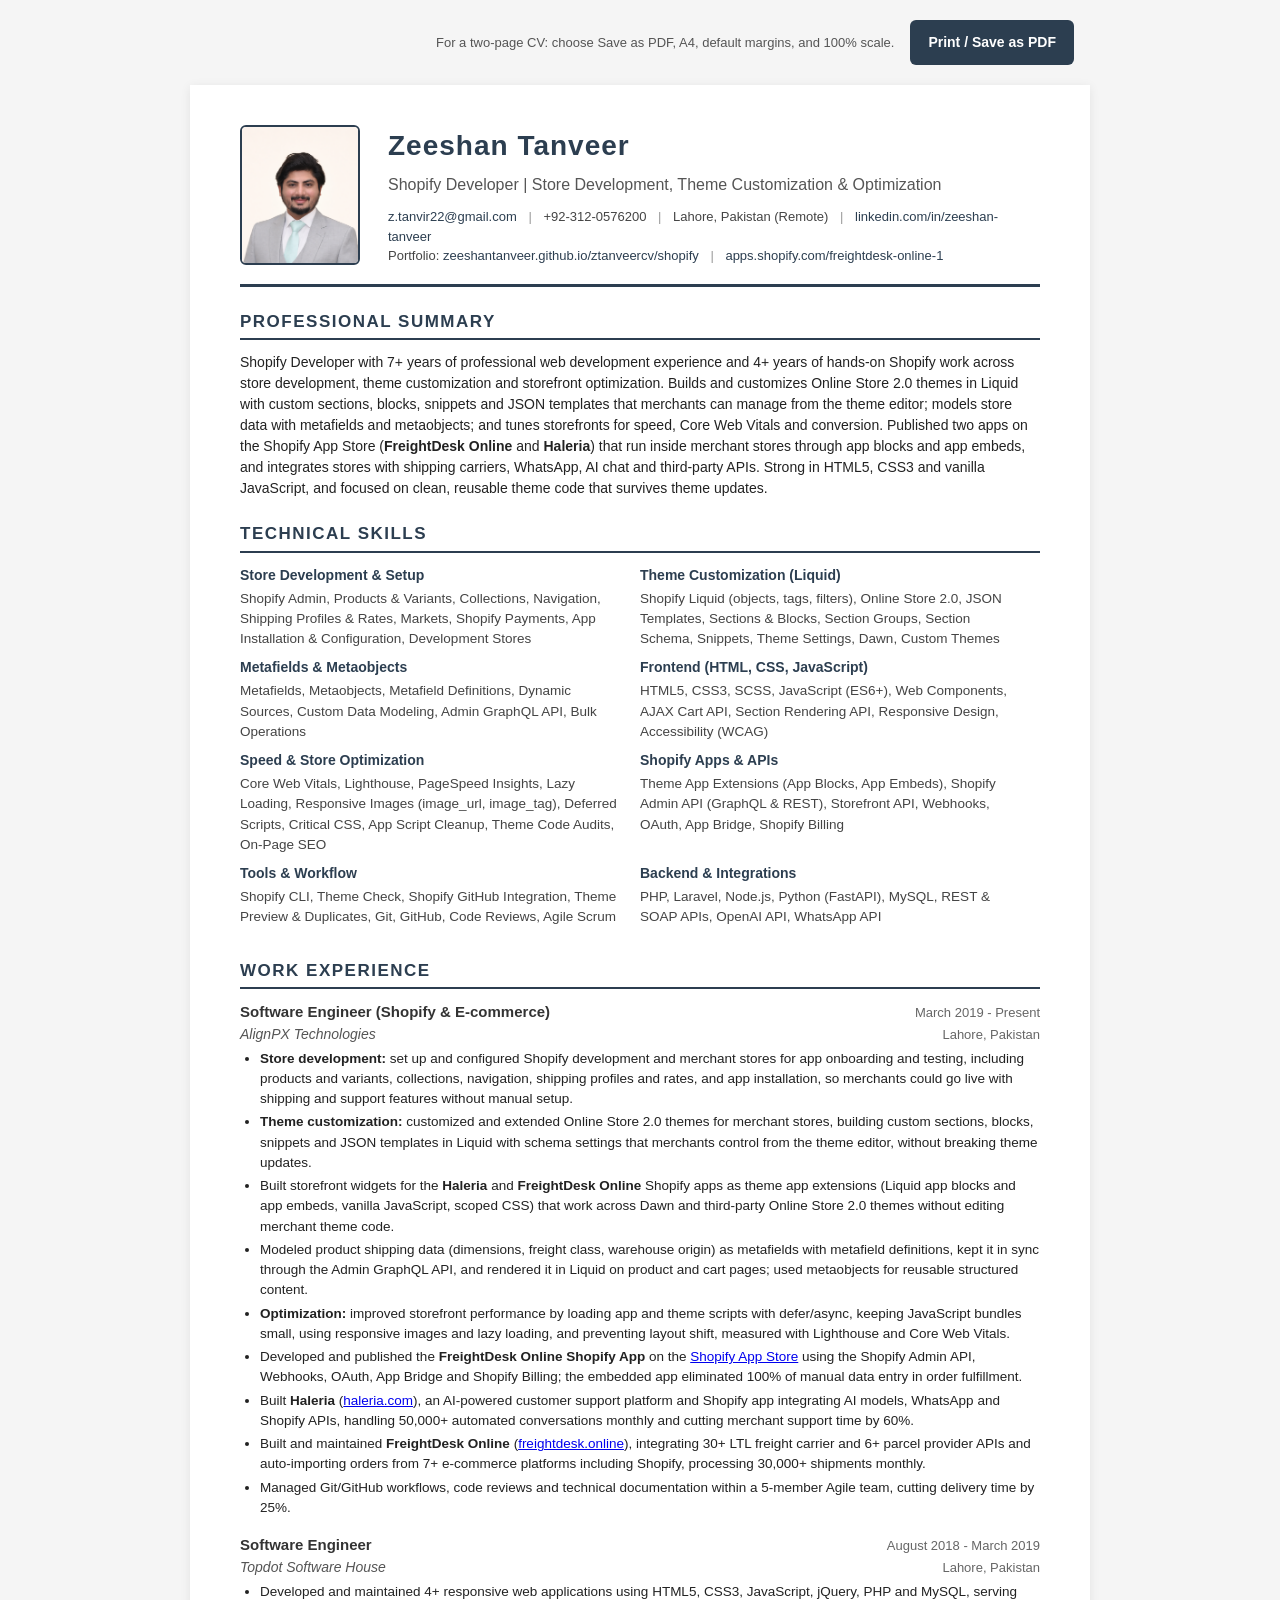
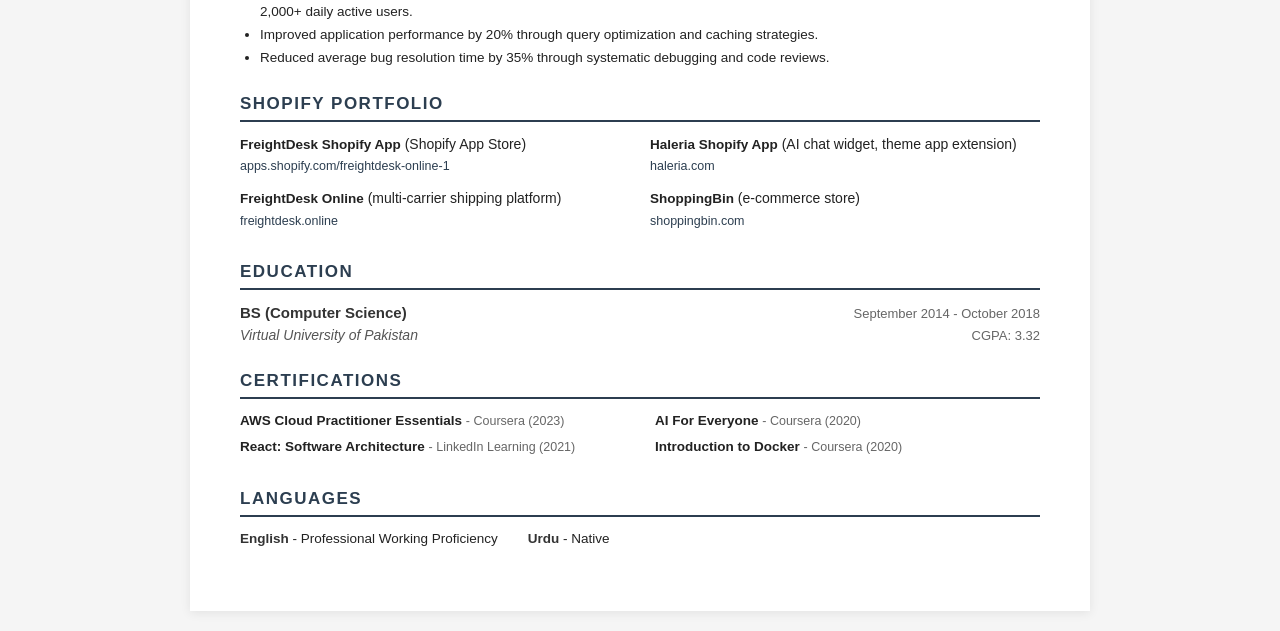
<file: cv_shopify_developer.html>
<!DOCTYPE html>
<!-- ATS-friendly CV tailored for Shopify Developer (store development, customization & optimization) -->
<html lang="en">

<head>
    <meta charset="UTF-8">
    <meta name="viewport" content="width=device-width, initial-scale=1.0">
    <title>Zeeshan Tanveer - Shopify Developer</title>
    <style>
        /* ATS-friendly: simple, clean styles with semantic HTML */
        * {
            margin: 0;
            padding: 0;
            box-sizing: border-box;
        }

        body {
            font-family: 'Segoe UI', Arial, Helvetica, sans-serif;
            color: #222;
            line-height: 1.5;
            font-size: 14px;
            background: #f5f5f5;
        }

        .cv-container {
            max-width: 900px;
            margin: 20px auto;
            background: #fff;
            padding: 40px 50px;
            box-shadow: 0 2px 10px rgba(0, 0, 0, 0.08);
        }

        .print-toolbar {
            max-width: 900px;
            margin: 20px auto 0;
            padding: 0 16px;
            display: flex;
            align-items: center;
            justify-content: flex-end;
            flex-wrap: wrap;
            gap: 10px 16px;
        }

        .print-toolbar p {
            font-size: 13px;
            color: #555;
        }

        .print-button {
            border: 0;
            border-radius: 6px;
            padding: 12px 18px;
            background: #2c3e50;
            color: #fff;
            font: inherit;
            font-weight: 600;
            cursor: pointer;
        }

        .print-button:hover {
            background: #1d2b39;
        }

        .print-button:focus-visible {
            outline: 3px solid #287bb5;
            outline-offset: 3px;
        }

        /* Header */
        header {
            display: flex;
            align-items: flex-start;
            gap: 28px;
            text-align: left;
            border-bottom: 3px solid #2c3e50;
            padding-bottom: 18px;
            margin-bottom: 22px;
        }

        .profile-photo {
            display: block;
            width: 120px;
            height: 140px;
            flex-shrink: 0;
            object-fit: cover;
            object-position: center top;
            border: 2px solid #2c3e50;
            border-radius: 6px;
        }

        .header-info {
            flex: 1;
            min-width: 0;
            overflow-wrap: anywhere;
        }

        @media screen and (max-width: 600px) {
            .cv-container {
                padding: 24px;
            }

            header {
                gap: 16px;
                flex-wrap: wrap;
            }

            .header-info {
                flex-basis: 220px;
            }
        }

        h1 {
            font-size: 28px;
            color: #2c3e50;
            letter-spacing: 1px;
            margin-bottom: 6px;
        }

        .title {
            font-size: 16px;
            color: #555;
            margin-bottom: 10px;
        }

        .contact-info {
            font-size: 13px;
            color: #444;
        }

        .contact-info a {
            color: #2c3e50;
            text-decoration: none;
        }

        .contact-info a:hover {
            text-decoration: underline;
        }

        .contact-info .separator {
            margin: 0 8px;
            color: #999;
        }

        /* Sections */
        section {
            margin-bottom: 22px;
        }

        h2 {
            font-size: 17px;
            color: #2c3e50;
            text-transform: uppercase;
            letter-spacing: 1.5px;
            border-bottom: 2px solid #2c3e50;
            padding-bottom: 4px;
            margin-bottom: 12px;
        }

        h3 {
            font-size: 15px;
            color: #333;
            margin-bottom: 2px;
        }

        /* Experience / Achievement entries */
        .entry {
            margin-bottom: 16px;
        }

        .entry-header {
            display: flex;
            justify-content: space-between;
            align-items: baseline;
            flex-wrap: wrap;
        }

        .entry-header .role {
            font-weight: 700;
            font-size: 15px;
            color: #333;
        }

        .entry-header .period {
            font-size: 13px;
            color: #666;
            white-space: nowrap;
        }

        .entry-sub {
            display: flex;
            justify-content: space-between;
            align-items: baseline;
            flex-wrap: wrap;
            margin-bottom: 4px;
        }

        .entry-sub .company {
            font-size: 14px;
            color: #555;
            font-style: italic;
        }

        .entry-sub .location {
            font-size: 13px;
            color: #666;
        }

        .entry-link {
            font-size: 13px;
            color: #2c3e50;
            margin-bottom: 4px;
        }

        .entry-link a {
            color: #2c3e50;
            text-decoration: none;
        }

        .entry-link a:hover {
            text-decoration: underline;
        }

        .entry-description {
            font-size: 13.5px;
            color: #444;
            margin-bottom: 4px;
        }

        ul {
            padding-left: 20px;
            margin-top: 4px;
        }

        li {
            margin-bottom: 3px;
            font-size: 13.5px;
        }

        /* Skills */
        .skills-grid {
            display: flex;
            flex-wrap: wrap;
            gap: 0;
        }

        .skills-category {
            flex: 1 1 48%;
            min-width: 280px;
            margin-bottom: 8px;
            padding-right: 14px;
        }

        .skills-category h3 {
            font-size: 14px;
            color: #2c3e50;
            margin-bottom: 3px;
        }

        .skills-category p {
            font-size: 13.5px;
            color: #444;
        }

        /* Projects grid */
        .projects-list {
            display: flex;
            flex-wrap: wrap;
            gap: 6px 20px;
        }

        .project-item {
            flex: 1 1 45%;
            min-width: 250px;
            margin-bottom: 6px;
        }

        .project-item strong {
            font-size: 13.5px;
        }

        .project-item a {
            font-size: 12.5px;
            color: #2c3e50;
            text-decoration: none;
        }

        /* Certifications */
        .cert-list {
            columns: 2;
            column-gap: 30px;
        }

        .cert-item {
            break-inside: avoid;
            margin-bottom: 6px;
            font-size: 13.5px;
        }

        .cert-item .cert-name {
            font-weight: 600;
        }

        .cert-item .cert-period {
            font-size: 12.5px;
            color: #666;
        }

        /* Languages */
        .languages-list {
            display: flex;
            gap: 30px;
        }

        .lang-item {
            font-size: 13.5px;
        }

        .lang-item strong {
            color: #333;
        }

        /* Print styles */
        @page {
            size: A4 portrait;
            margin: 12mm;

            /* Empty margin boxes stop the browser printing its date, title, URL and page number. */
            @top-center {
                content: "";
            }

            @bottom-center {
                content: "";
            }
        }

        @media print {
            body {
                background: white;
                line-height: 1.3;
                -webkit-print-color-adjust: exact;
                print-color-adjust: exact;
            }

            .print-toolbar {
                display: none;
            }

            .cv-container {
                box-shadow: none;
                max-width: none;
                width: 100%;
                padding: 0;
                margin: 0;
            }

            /* Fit the complete content into two A4 pages without shrinking text. */
            header {
                gap: 20px;
                padding-bottom: 12px;
                margin-bottom: 14px;
            }

            .profile-photo {
                width: 100px;
                height: 117px;
            }

            section {
                margin-bottom: 14px;
            }

            h2 {
                margin-bottom: 8px;
                padding-bottom: 3px;
            }

            .entry {
                margin-bottom: 12px;
            }

            .skills-grid {
                column-gap: 16px;
            }

            .skills-category {
                flex-basis: calc(50% - 8px);
                margin-bottom: 6px;
            }

            .projects-list {
                gap: 4px 20px;
            }

            .cv-container a,
            .cv-container a:visited {
                color: #2c3e50;
                text-decoration: none;
            }

            /* .entry is left breakable: a long job entry would otherwise jump whole to page 2 and leave a gap. */
            header,
            .skills-grid,
            .projects-list,
            .cert-list,
            .languages-list {
                break-inside: avoid;
                page-break-inside: avoid;
            }

            h2,
            h3,
            .entry-header,
            .entry-sub {
                break-after: avoid;
                page-break-after: avoid;
            }

            li,
            .skills-category,
            .project-item,
            .cert-item {
                break-inside: avoid;
                page-break-inside: avoid;
            }

            p,
            li {
                orphans: 3;
                widows: 3;
            }

            .skills-category,
            .project-item {
                min-width: 0;
                overflow-wrap: anywhere;
            }

            .languages-list {
                flex-wrap: wrap;
                gap: 8px 24px;
            }
        }
    </style>
</head>

<body>
    <div class="print-toolbar">
        <p id="print-help">For a two-page CV: choose Save as PDF, A4, default margins, and 100% scale.</p>
        <button class="print-button" type="button" aria-describedby="print-help" onclick="window.print()">
            Print / Save as PDF
        </button>
    </div>
    <div class="cv-container">

        <!-- HEADER -->
        <header>
            <img class="profile-photo" src="4182d1ef-129e-41c8-a145-03324dbda418.png" alt="Portrait of Zeeshan Tanveer"
                width="120" height="140">
            <div class="header-info">
                <h1>Zeeshan Tanveer</h1>
                <div class="title">Shopify Developer | Store Development, Theme Customization &amp; Optimization</div>
                <div class="contact-info">
                    <a href="mailto:z.tanvir22@gmail.com">z.tanvir22@gmail.com</a>
                    <span class="separator">|</span>
                    +92-312-0576200
                    <span class="separator">|</span>
                    Lahore, Pakistan (Remote)
                    <span class="separator">|</span>
                    <a href="https://www.linkedin.com/in/zeeshan-tanveer"
                        target="_blank">linkedin.com/in/zeeshan-tanveer</a>
                    <br>
                    Portfolio: <a href="https://zeeshantanveer.github.io/ztanveercv/shopify/"
                        target="_blank">zeeshantanveer.github.io/ztanveercv/shopify</a>
                    <span class="separator">|</span>
                    <a href="https://apps.shopify.com/freightdesk-online-1"
                        target="_blank">apps.shopify.com/freightdesk-online-1</a>
                </div>
            </div>
        </header>

        <!-- PROFESSIONAL SUMMARY -->
        <section>
            <h2>Professional Summary</h2>
            <p>
                Shopify Developer with 7+ years of professional web development experience and 4+ years of hands-on
                Shopify work across store development, theme customization and storefront optimization. Builds and
                customizes Online Store 2.0 themes in Liquid with custom sections, blocks, snippets and JSON templates
                that merchants can manage from the theme editor; models store data with metafields and metaobjects;
                and tunes storefronts for speed, Core Web Vitals and conversion. Published two apps on the Shopify App
                Store (<strong>FreightDesk Online</strong> and <strong>Haleria</strong>) that run inside merchant
                stores through app blocks and app embeds, and integrates stores with shipping carriers, WhatsApp, AI
                chat and third-party APIs. Strong in HTML5, CSS3 and vanilla JavaScript, and focused on clean,
                reusable theme code that survives theme updates.
            </p>
        </section>

        <!-- TECHNICAL SKILLS -->
        <section>
            <h2>Technical Skills</h2>
            <div class="skills-grid">
                <div class="skills-category">
                    <h3>Store Development &amp; Setup</h3>
                    <p>Shopify Admin, Products &amp; Variants, Collections, Navigation, Shipping Profiles &amp; Rates,
                        Markets, Shopify Payments, App Installation &amp; Configuration, Development Stores</p>
                </div>
                <div class="skills-category">
                    <h3>Theme Customization (Liquid)</h3>
                    <p>Shopify Liquid (objects, tags, filters), Online Store 2.0, JSON Templates, Sections &amp;
                        Blocks, Section Groups, Section Schema, Snippets, Theme Settings, Dawn, Custom Themes</p>
                </div>
                <div class="skills-category">
                    <h3>Metafields &amp; Metaobjects</h3>
                    <p>Metafields, Metaobjects, Metafield Definitions, Dynamic Sources, Custom Data Modeling, Admin
                        GraphQL API, Bulk Operations</p>
                </div>
                <div class="skills-category">
                    <h3>Frontend (HTML, CSS, JavaScript)</h3>
                    <p>HTML5, CSS3, SCSS, JavaScript (ES6+), Web Components, AJAX Cart API, Section Rendering API,
                        Responsive Design, Accessibility (WCAG)</p>
                </div>
                <div class="skills-category">
                    <h3>Speed &amp; Store Optimization</h3>
                    <p>Core Web Vitals, Lighthouse, PageSpeed Insights, Lazy Loading, Responsive Images (image_url,
                        image_tag), Deferred Scripts, Critical CSS, App Script Cleanup, Theme Code Audits, On-Page SEO
                    </p>
                </div>
                <div class="skills-category">
                    <h3>Shopify Apps &amp; APIs</h3>
                    <p>Theme App Extensions (App Blocks, App Embeds), Shopify Admin API (GraphQL &amp; REST),
                        Storefront API, Webhooks, OAuth, App Bridge, Shopify Billing</p>
                </div>
                <div class="skills-category">
                    <h3>Tools &amp; Workflow</h3>
                    <p>Shopify CLI, Theme Check, Shopify GitHub Integration, Theme Preview &amp; Duplicates, Git,
                        GitHub, Code Reviews, Agile Scrum</p>
                </div>
                <div class="skills-category">
                    <h3>Backend &amp; Integrations</h3>
                    <p>PHP, Laravel, Node.js, Python (FastAPI), MySQL, REST &amp; SOAP APIs, OpenAI API, WhatsApp API
                    </p>
                </div>
            </div>
        </section>

        <!-- WORK EXPERIENCE -->
        <section>
            <h2>Work Experience</h2>

            <article class="entry">
                <div class="entry-header">
                    <span class="role">Software Engineer (Shopify &amp; E-commerce)</span>
                    <span class="period">March 2019 - Present</span>
                </div>
                <div class="entry-sub">
                    <span class="company">AlignPX Technologies</span>
                    <span class="location">Lahore, Pakistan</span>
                </div>
                <ul>
                    <li><strong>Store development:</strong> set up and configured Shopify development and merchant
                        stores for app onboarding and testing, including products and variants, collections,
                        navigation, shipping profiles and rates, and app installation, so merchants could go live
                        with shipping and support features without manual setup.</li>
                    <li><strong>Theme customization:</strong> customized and extended Online Store 2.0 themes for
                        merchant stores, building custom sections, blocks, snippets and JSON templates in Liquid with
                        schema settings that merchants control from the theme editor, without breaking theme
                        updates.</li>
                    <li>Built storefront widgets for the <strong>Haleria</strong> and <strong>FreightDesk
                            Online</strong> Shopify apps as theme app extensions (Liquid app blocks and app embeds,
                        vanilla JavaScript, scoped CSS) that work across Dawn and third-party Online Store 2.0 themes
                        without editing merchant theme code.</li>
                    <li>Modeled product shipping data (dimensions, freight class, warehouse origin) as metafields with
                        metafield definitions, kept it in sync through the Admin GraphQL API, and rendered it in Liquid
                        on product and cart pages; used metaobjects for reusable structured content.</li>
                    <li><strong>Optimization:</strong> improved storefront performance by loading app and theme
                        scripts with defer/async, keeping JavaScript bundles small, using responsive images and lazy
                        loading, and preventing layout shift, measured with Lighthouse and Core Web Vitals.</li>
                    <li>Developed and published the <strong>FreightDesk Online Shopify App</strong> on the <a
                            href="https://apps.shopify.com/freightdesk-online-1" target="_blank">Shopify App Store</a>
                        using the Shopify Admin API, Webhooks, OAuth, App Bridge and Shopify Billing; the embedded
                        app eliminated 100% of manual data entry in order fulfillment.</li>
                    <li>Built <strong>Haleria</strong> (<a href="https://haleria.com/" target="_blank">haleria.com</a>),
                        an AI-powered customer support platform and Shopify app integrating AI models, WhatsApp and
                        Shopify APIs, handling 50,000+ automated conversations monthly and cutting merchant support
                        time by 60%.</li>
                    <li>Built and maintained <strong>FreightDesk Online</strong> (<a href="https://freightdesk.online"
                            target="_blank">freightdesk.online</a>), integrating 30+ LTL freight carrier and 6+ parcel
                        provider APIs and auto-importing orders from 7+ e-commerce platforms including Shopify,
                        processing 30,000+ shipments monthly.</li>
                    <li>Managed Git/GitHub workflows, code reviews and technical documentation within a 5-member Agile
                        team, cutting delivery time by 25%.</li>
                </ul>
            </article>

            <article class="entry">
                <div class="entry-header">
                    <span class="role">Software Engineer</span>
                    <span class="period">August 2018 - March 2019</span>
                </div>
                <div class="entry-sub">
                    <span class="company">Topdot Software House</span>
                    <span class="location">Lahore, Pakistan</span>
                </div>
                <ul>
                    <li>Developed and maintained 4+ responsive web applications using HTML5, CSS3, JavaScript, jQuery,
                        PHP and MySQL, serving 2,000+ daily active users.</li>
                    <li>Improved application performance by 20% through query optimization and caching strategies.</li>
                    <li>Reduced average bug resolution time by 35% through systematic debugging and code reviews.</li>
                </ul>
            </article>
        </section>

        <!-- PORTFOLIO -->
        <section id="projects">
            <h2>Shopify Portfolio</h2>
            <div class="projects-list">
                <div class="project-item">
                    <strong>FreightDesk Shopify App</strong> (Shopify App Store)<br>
                    <a href="https://apps.shopify.com/freightdesk-online-1"
                        target="_blank">apps.shopify.com/freightdesk-online-1</a>
                </div>
                <div class="project-item">
                    <strong>Haleria Shopify App</strong> (AI chat widget, theme app extension)<br>
                    <a href="https://haleria.com/" target="_blank">haleria.com</a>
                </div>
                <div class="project-item">
                    <strong>FreightDesk Online</strong> (multi-carrier shipping platform)<br>
                    <a href="https://freightdesk.online" target="_blank">freightdesk.online</a>
                </div>
                <div class="project-item">
                    <strong>ShoppingBin</strong> (e-commerce store)<br>
                    <a href="https://shoppingbin.com" target="_blank">shoppingbin.com</a>
                </div>
            </div>
        </section>

        <!-- EDUCATION -->
        <section>
            <h2>Education</h2>
            <article class="entry">
                <div class="entry-header">
                    <span class="role">BS (Computer Science)</span>
                    <span class="period">September 2014 - October 2018</span>
                </div>
                <div class="entry-sub">
                    <span class="company">Virtual University of Pakistan</span>
                    <span class="location">CGPA: 3.32</span>
                </div>
            </article>
        </section>

        <!-- CERTIFICATIONS -->
        <section>
            <h2>Certifications</h2>
            <div class="cert-list">
                <div class="cert-item">
                    <span class="cert-name">AWS Cloud Practitioner Essentials</span>
                    <span class="cert-period"> - Coursera (2023)</span>
                </div>
                <div class="cert-item">
                    <span class="cert-name">React: Software Architecture</span>
                    <span class="cert-period"> - LinkedIn Learning (2021)</span>
                </div>
                <div class="cert-item">
                    <span class="cert-name">AI For Everyone</span>
                    <span class="cert-period"> - Coursera (2020)</span>
                </div>
                <div class="cert-item">
                    <span class="cert-name">Introduction to Docker</span>
                    <span class="cert-period"> - Coursera (2020)</span>
                </div>
            </div>
        </section>

        <!-- LANGUAGES -->
        <section>
            <h2>Languages</h2>
            <div class="languages-list">
                <div class="lang-item"><strong>English</strong> - Professional Working Proficiency</div>
                <div class="lang-item"><strong>Urdu</strong> - Native</div>
            </div>
        </section>

    </div>
</body>

</html>
</file>
